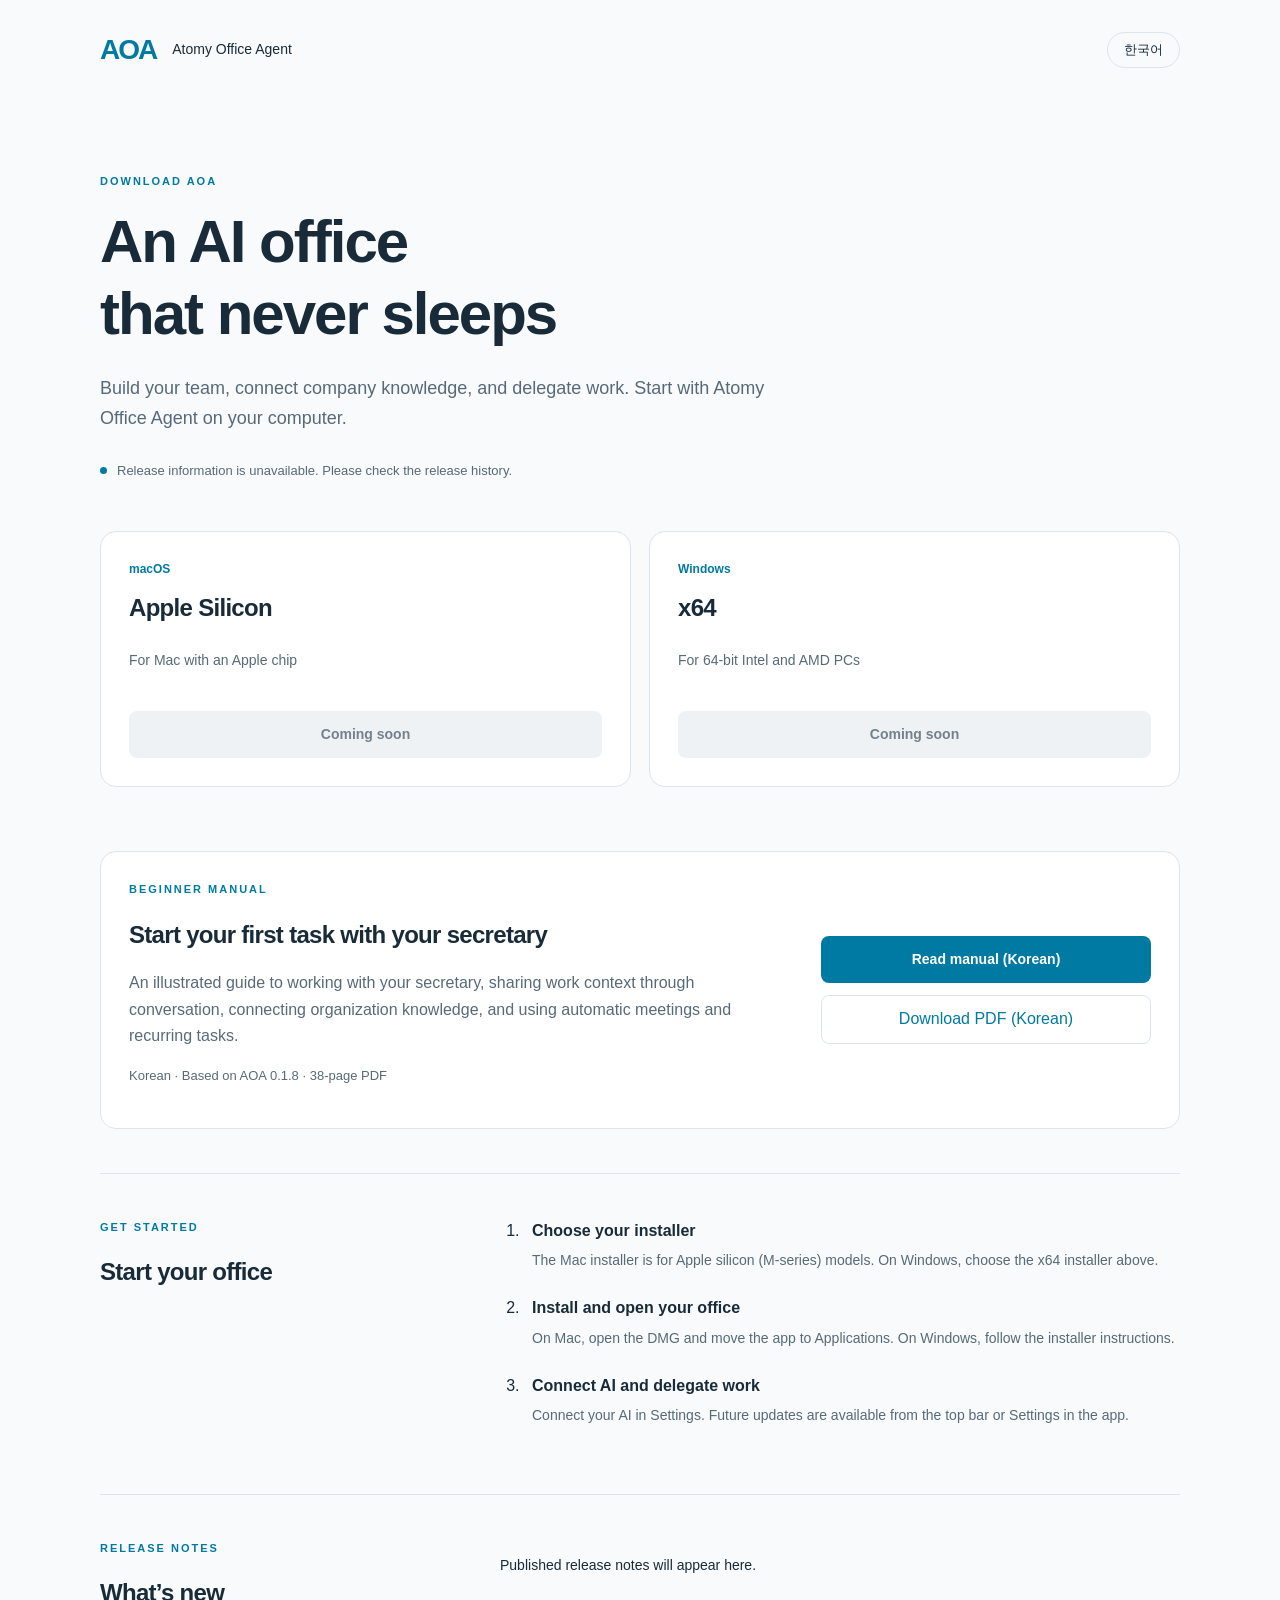
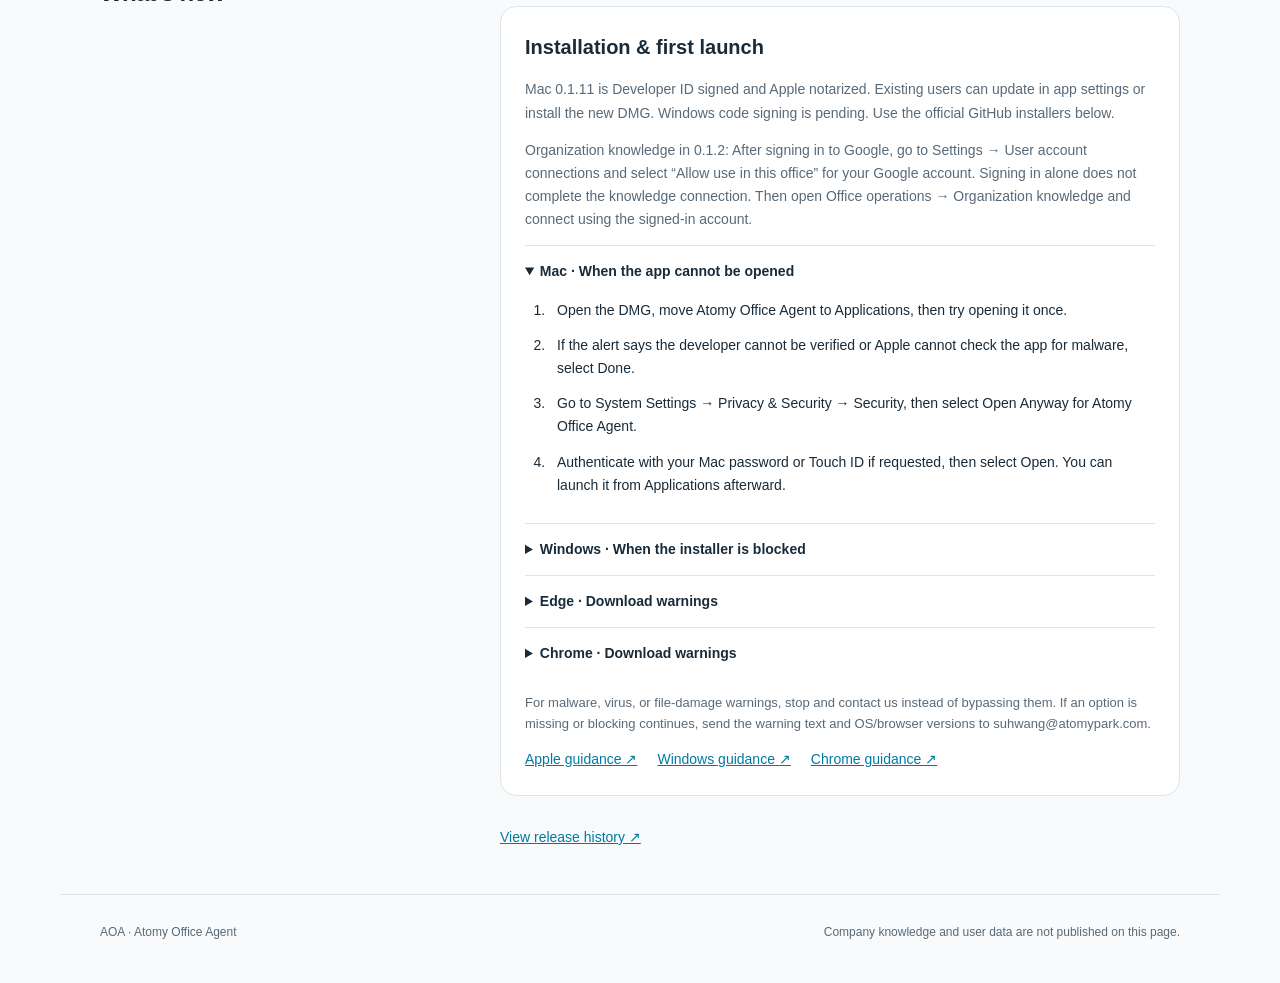
<file: index.html>
<!doctype html>
<html lang="ko"><head><meta charset="utf-8"><meta name="viewport" content="width=device-width, initial-scale=1"><meta name="description" content="Atomy Office Agent — AOA 다운로드 및 릴리스 안내"><title>AOA · Download</title><link rel="stylesheet" href="style.css"></head>
<body><header><a class="brand" href="./"><span class="mark">AOA</span><span>Atomy Office Agent</span></a><button id="language" type="button">English</button></header>
<main><section class="hero"><p class="eyebrow" data-t="eyebrow"></p><h1 data-t="title"></h1><p class="lead" data-t="lead"></p><div class="release-status"><span class="dot"></span><span id="status" role="status" data-t="loading"></span></div></section>
<section class="downloads" aria-label="설치 파일" data-label="downloads">
<article><span class="platform">macOS</span><h2>Apple Silicon</h2><p data-t="silicon"></p><a class="download disabled" aria-disabled="true" data-file="aoa-macos-apple-silicon.dmg" data-t="preparing"></a></article>
<article><span class="platform">Windows</span><h2>x64</h2><p data-t="windows"></p><a class="download disabled" aria-disabled="true" data-file="aoa-windows-setup.exe" data-t="preparing"></a></article>
</section>
<section class="manual-guide" aria-labelledby="manual-title"><div><p class="eyebrow" data-t="manualEyebrow"></p><h2 id="manual-title" data-t="manualTitle"></h2><p data-t="manualBody"></p><p class="manual-meta" data-t="manualMeta"></p></div><div class="manual-actions"><a class="download" href="manual/" data-t="manualWeb"></a><a class="manual-pdf" href="manual/aoa-beginner-manual-ko.pdf" download data-t="manualPdf"></a></div></section>
<section class="guide"><div><p class="eyebrow" data-t="getStarted"></p><h2 data-t="guideTitle"></h2></div><ol><li><strong data-t="step1"></strong><p data-t="step1Body"></p></li><li><strong data-t="step2"></strong><p data-t="step2Body"></p></li><li><strong data-t="step3"></strong><p data-t="step3Body"></p></li></ol></section>
<section class="notes"><div><p class="eyebrow" data-t="releaseNotes"></p><h2 data-t="notesTitle"></h2></div><div><p id="date"></p><pre id="notes" data-t="notesEmpty"></pre><aside class="launch-guide" aria-labelledby="launch-title"><h3 id="launch-title" data-t="launchTitle"></h3><p data-t="launchIntro"></p><p data-t="knowledge012"></p><details open><summary data-t="macGuide"></summary><ol><li data-t="mac1"></li><li data-t="mac2"></li><li data-t="mac3"></li><li data-t="mac4"></li></ol></details><details><summary data-t="windowsGuide"></summary><ol><li data-t="windows1"></li><li data-t="windows2"></li><li data-t="windows3"></li></ol></details><details><summary data-t="edgeGuide"></summary><ol><li data-t="edge1"></li><li data-t="edge2"></li></ol></details><details><summary data-t="chromeGuide"></summary><ol><li data-t="chrome1"></li><li data-t="chrome2"></li></ol></details><p class="launch-help" data-t="launchHelp"></p><div class="launch-sources"><a href="https://support.apple.com/ko-kr/102445" data-t="appleHelp" target="_blank" rel="noopener noreferrer"></a><a href="https://learn.microsoft.com/en-us/windows/apps/package-and-deploy/smartscreen-reputation" data-t="windowsHelp" target="_blank" rel="noopener noreferrer"></a><a href="https://support.google.com/chrome/answer/6261569" data-t="chromeHelp" target="_blank" rel="noopener noreferrer"></a></div></aside><a id="history" href="https://github.com/suhwang-atomy/agent-platform-releases/releases" target="_blank" rel="noopener noreferrer" data-t="history"></a></div></section></main>
<footer><span>AOA · Atomy Office Agent</span><span data-t="footer"></span></footer><script type="module" src="site.js"></script></body></html>
</file>
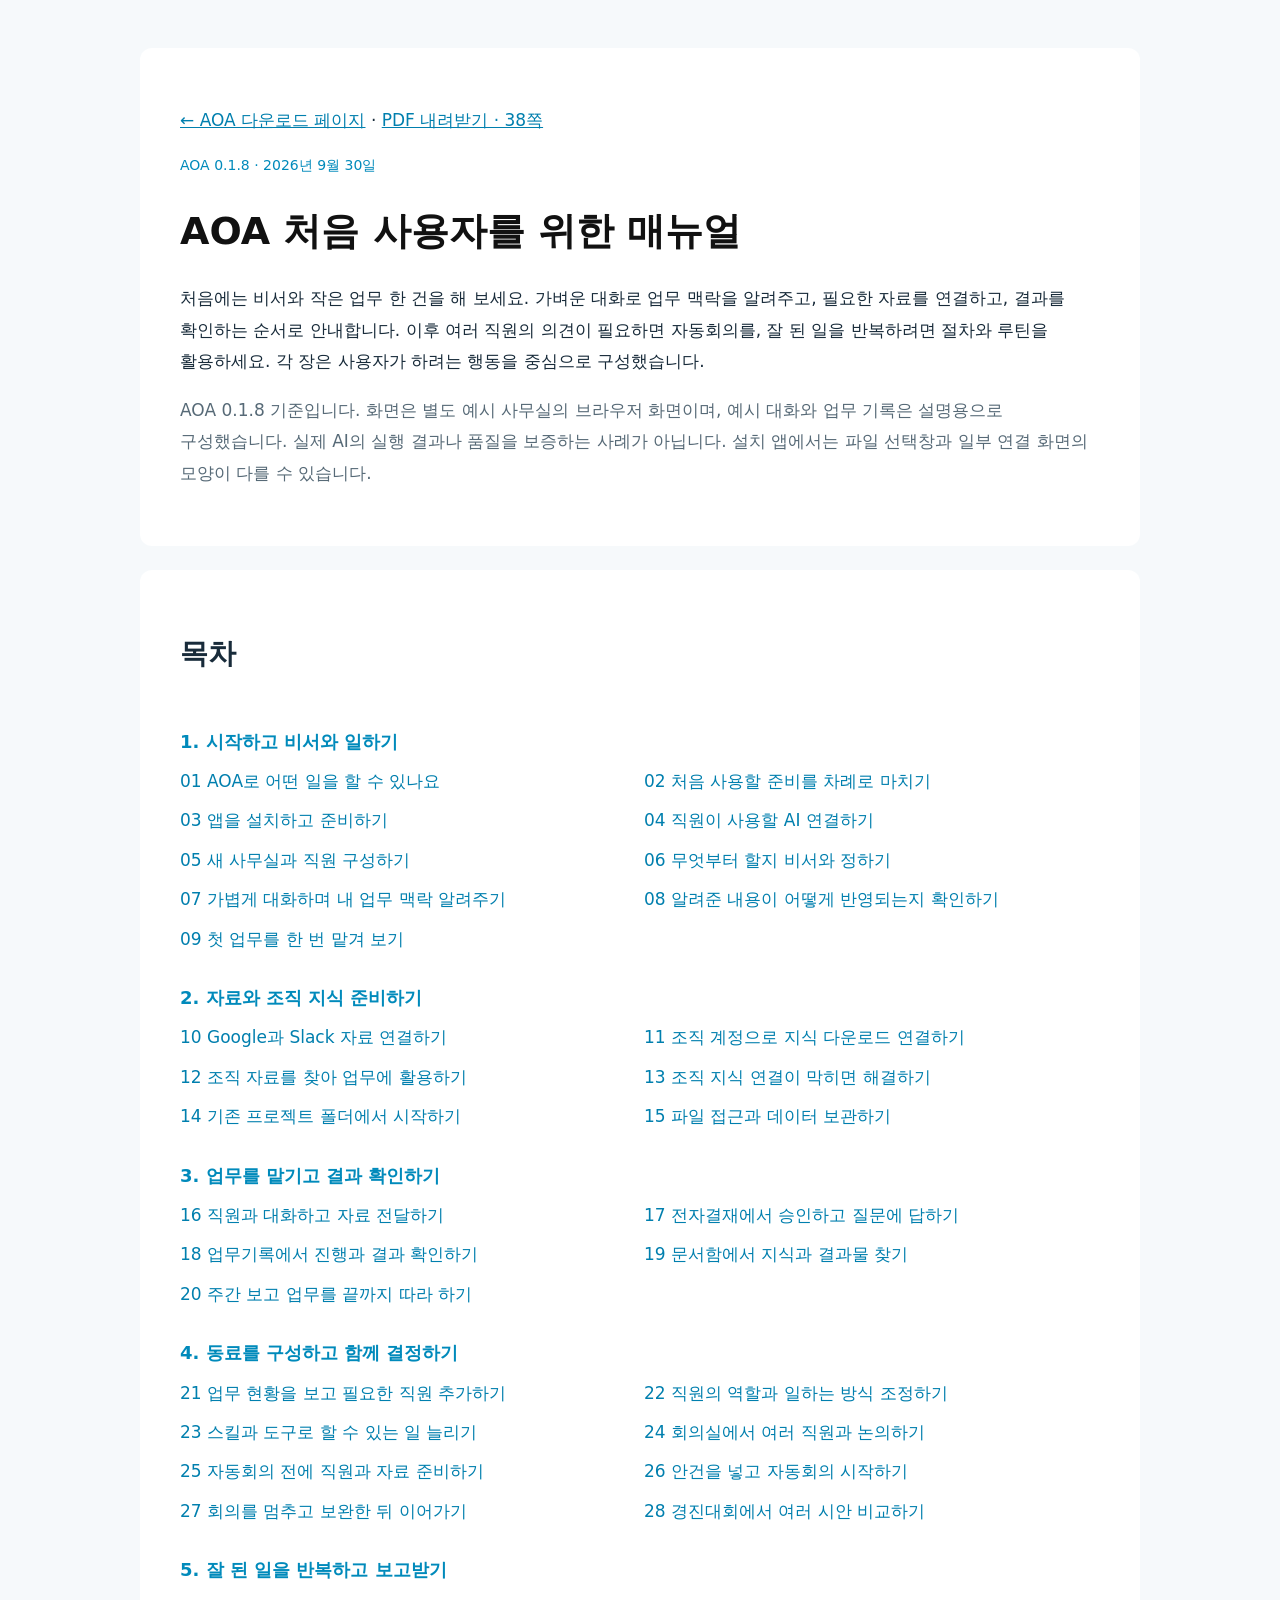
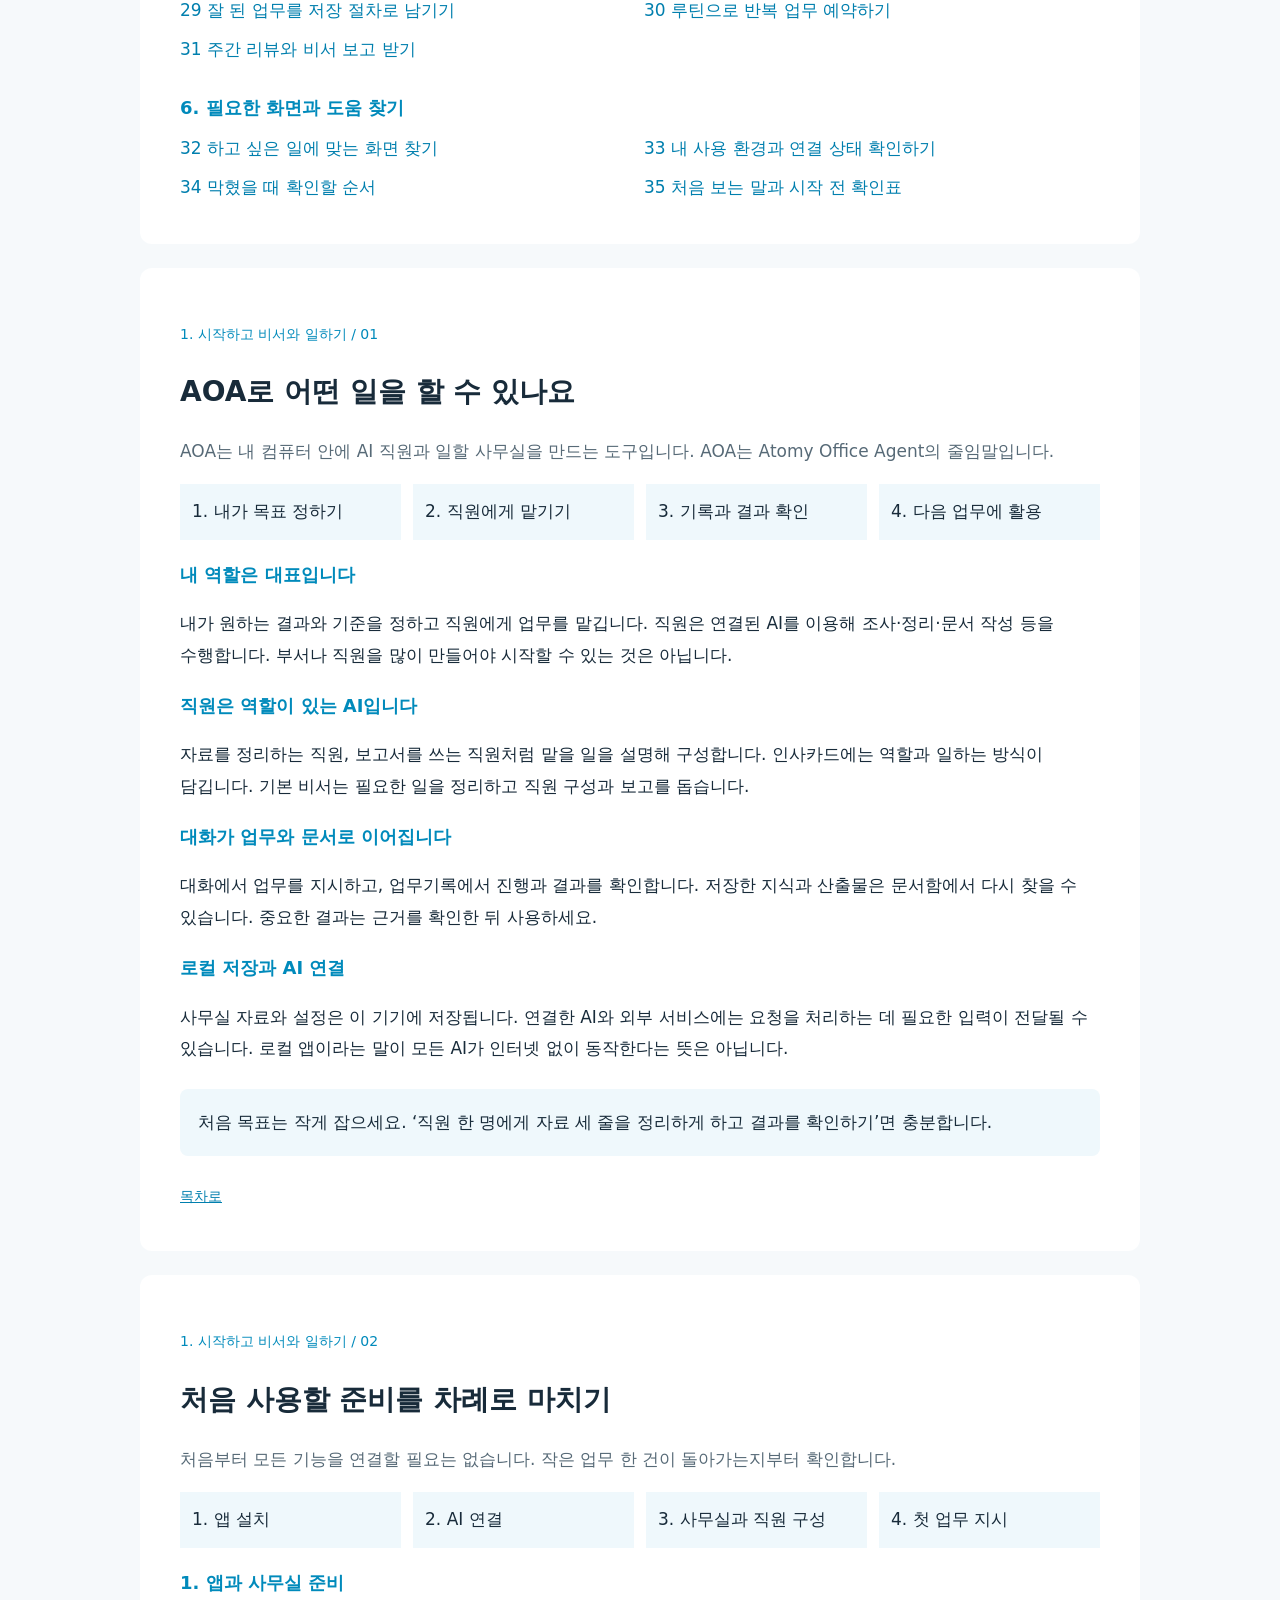
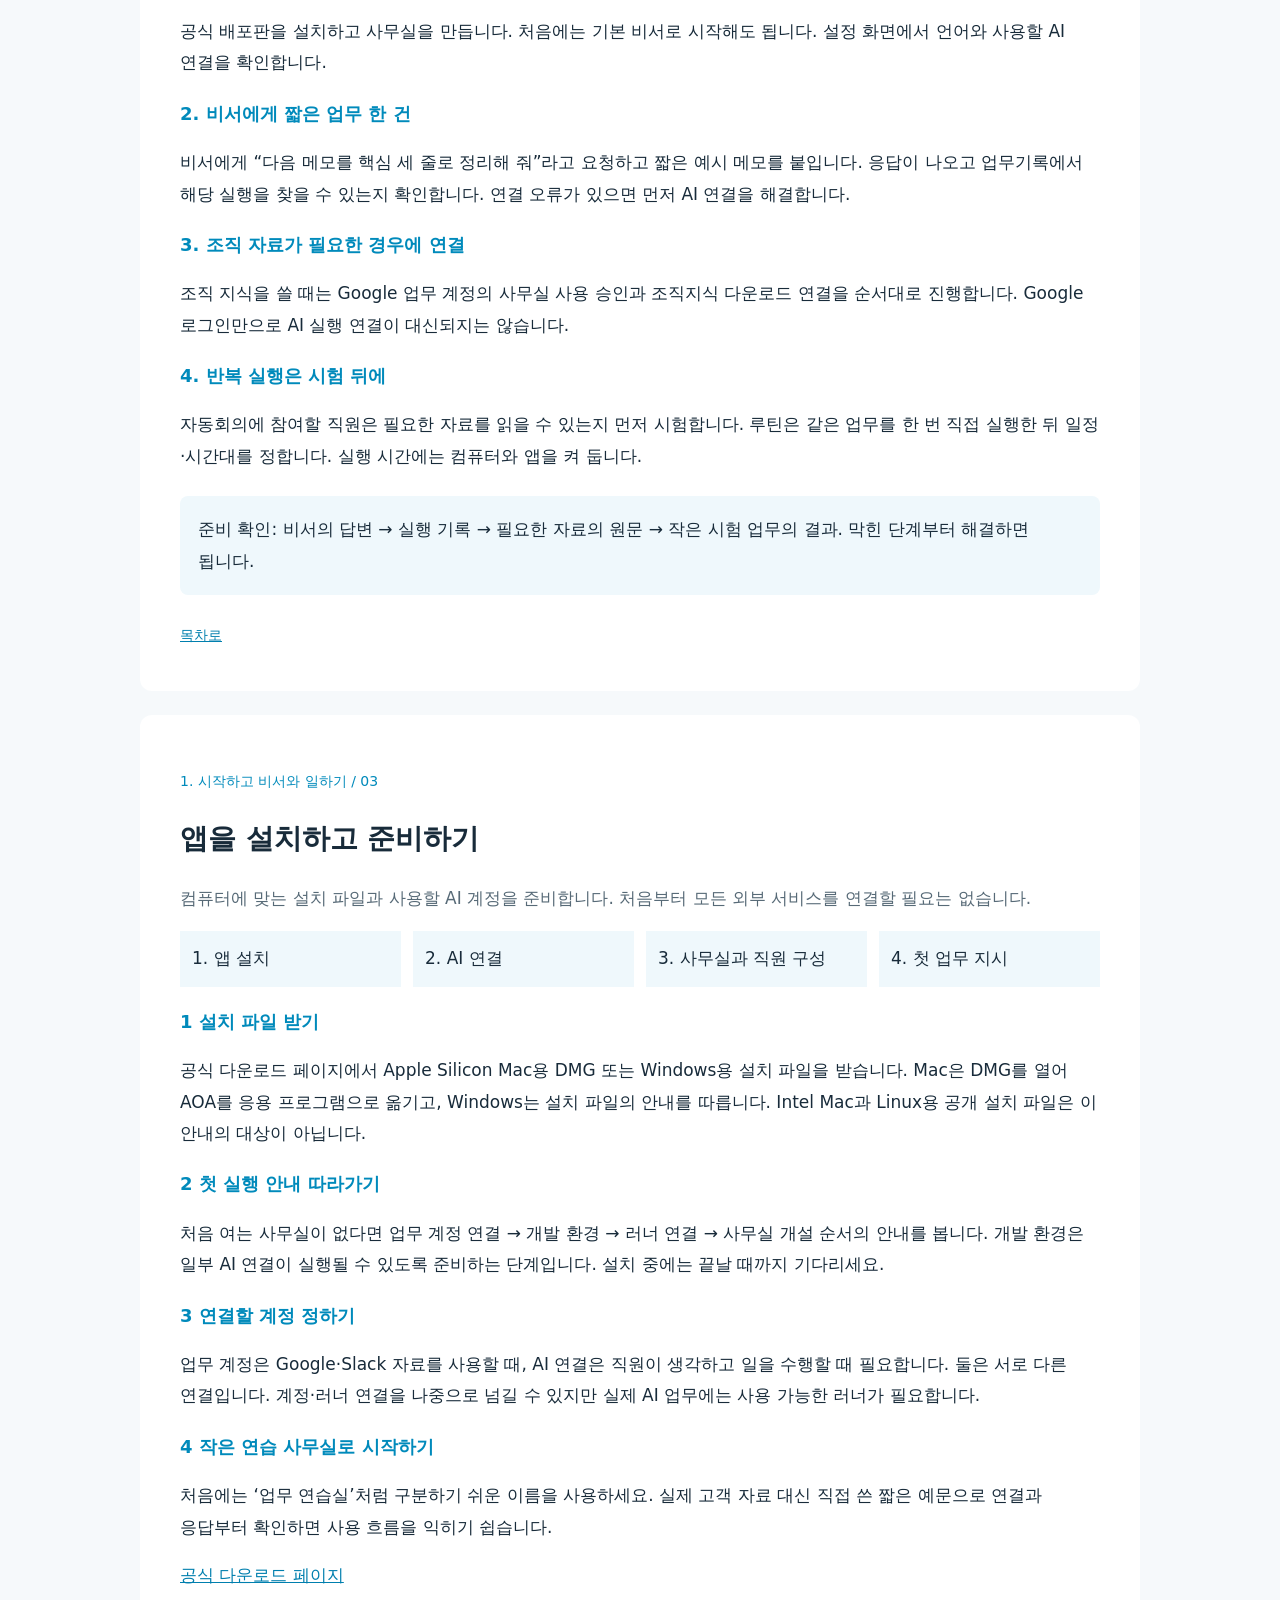
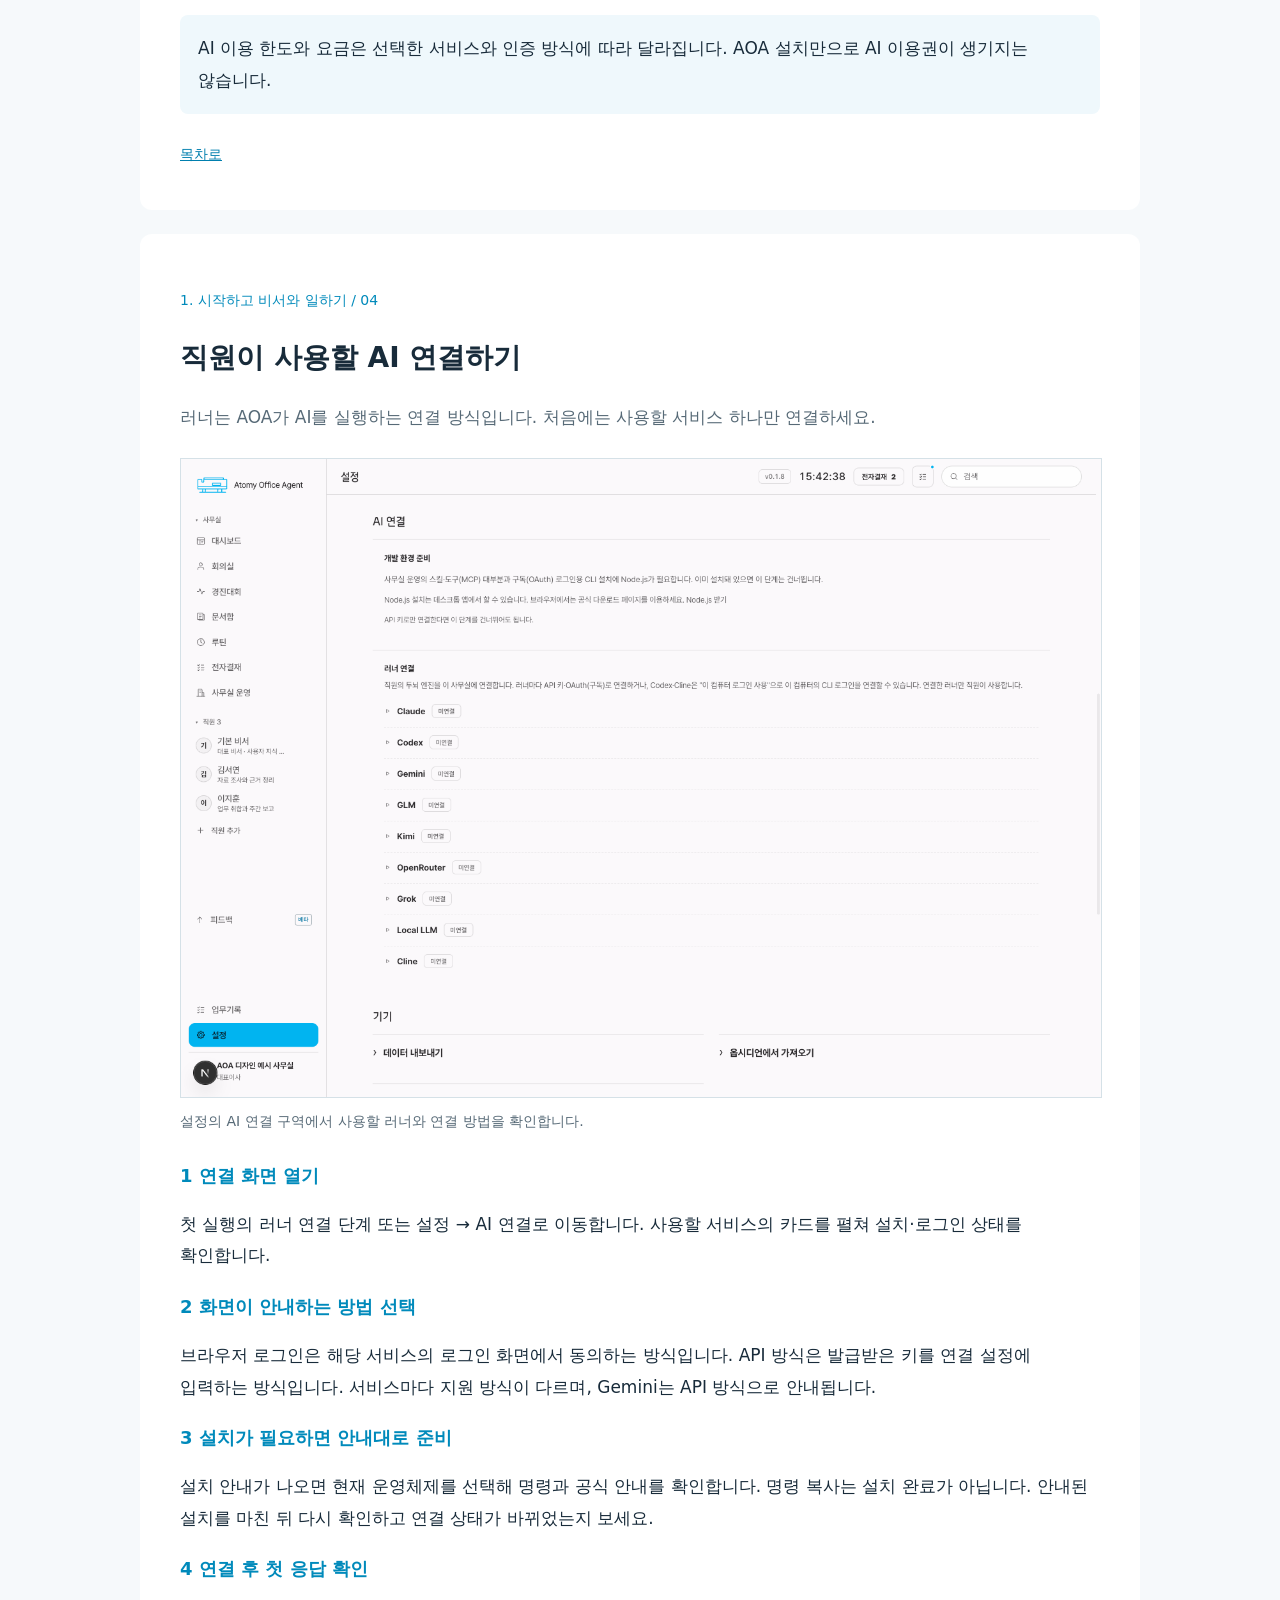
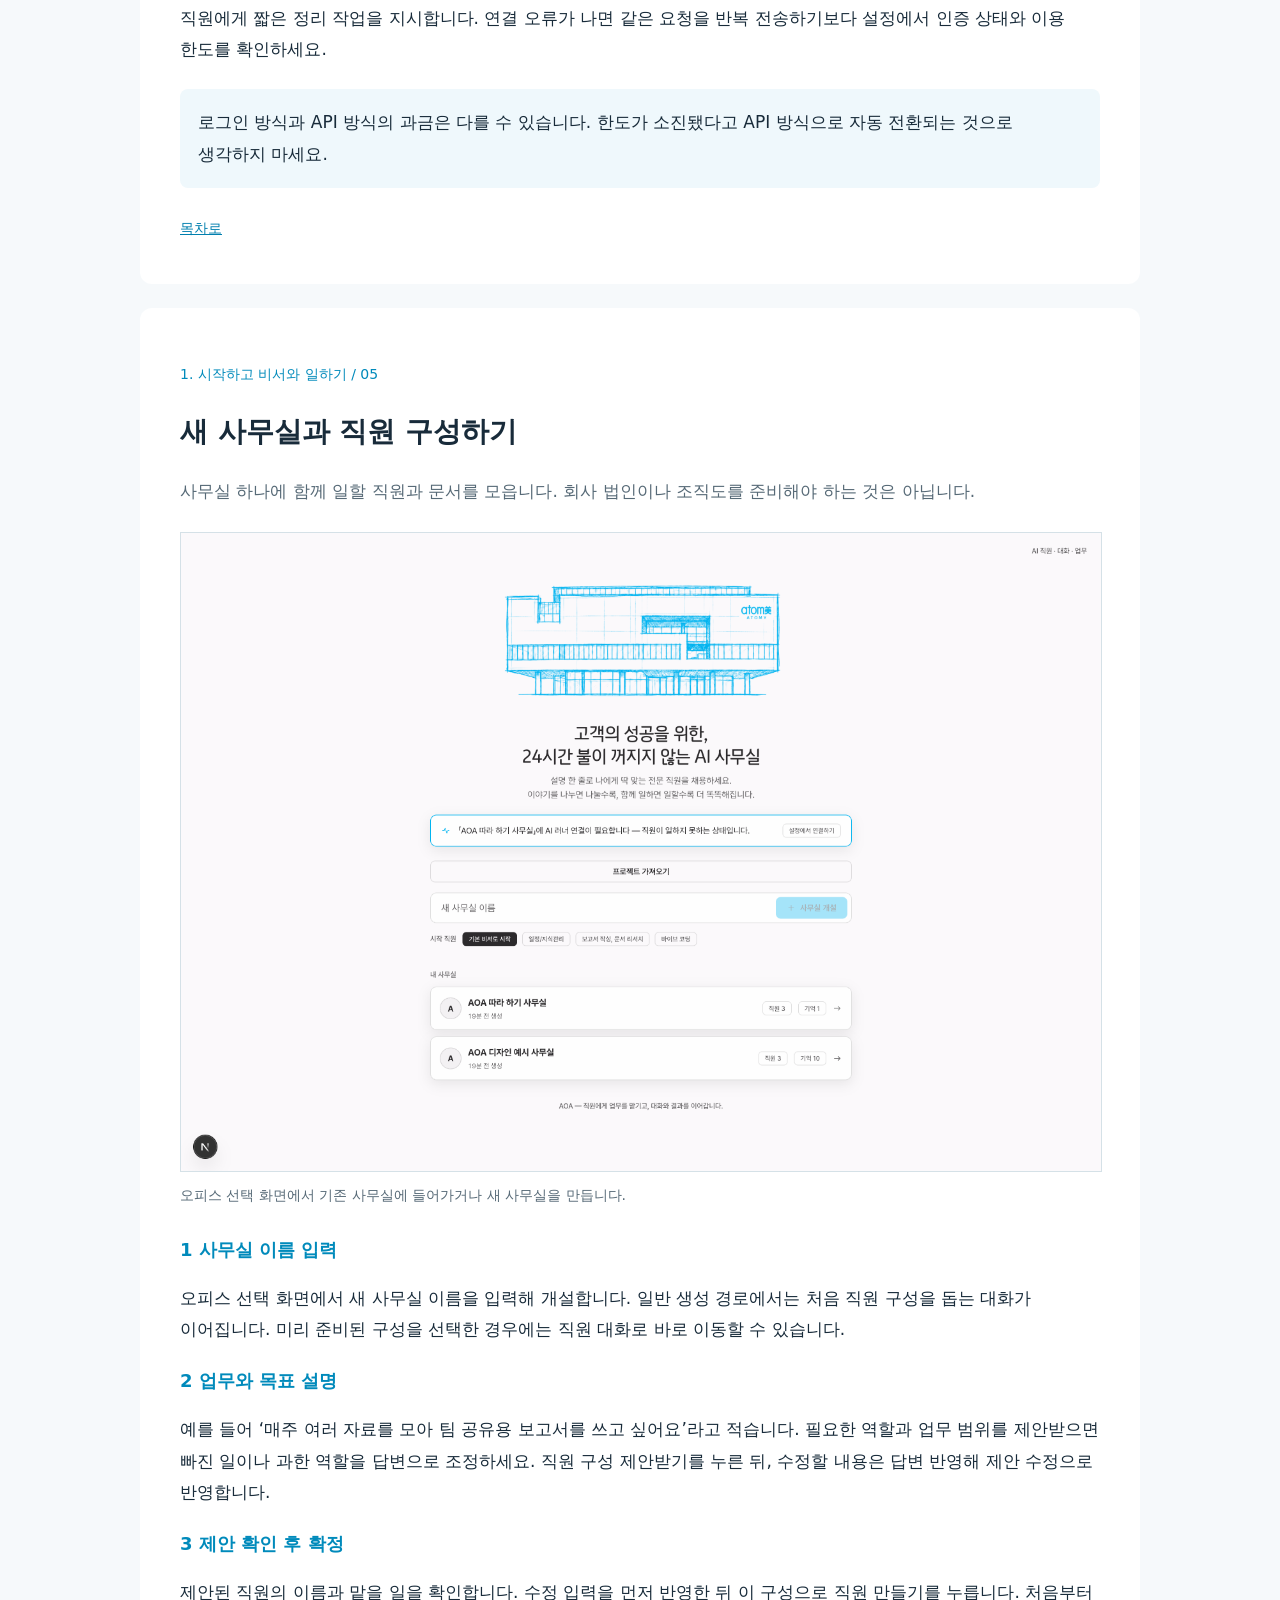
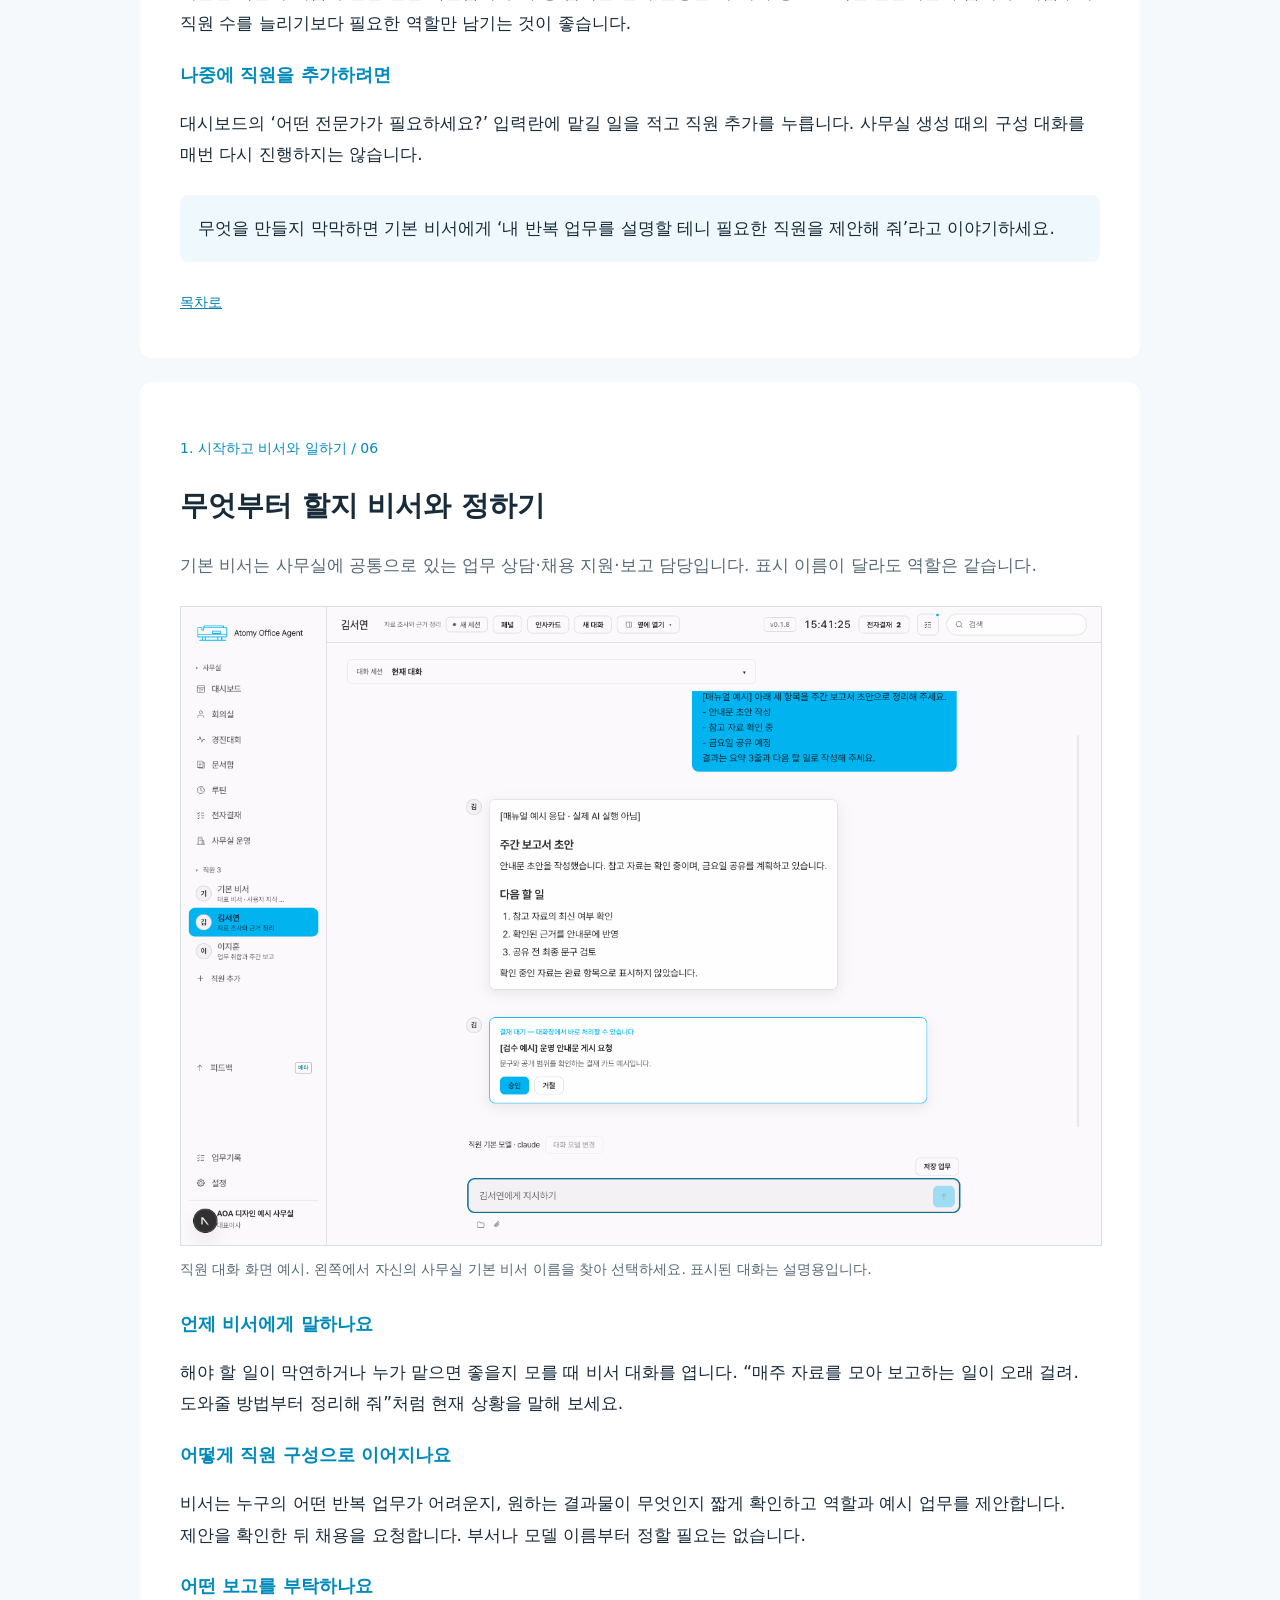
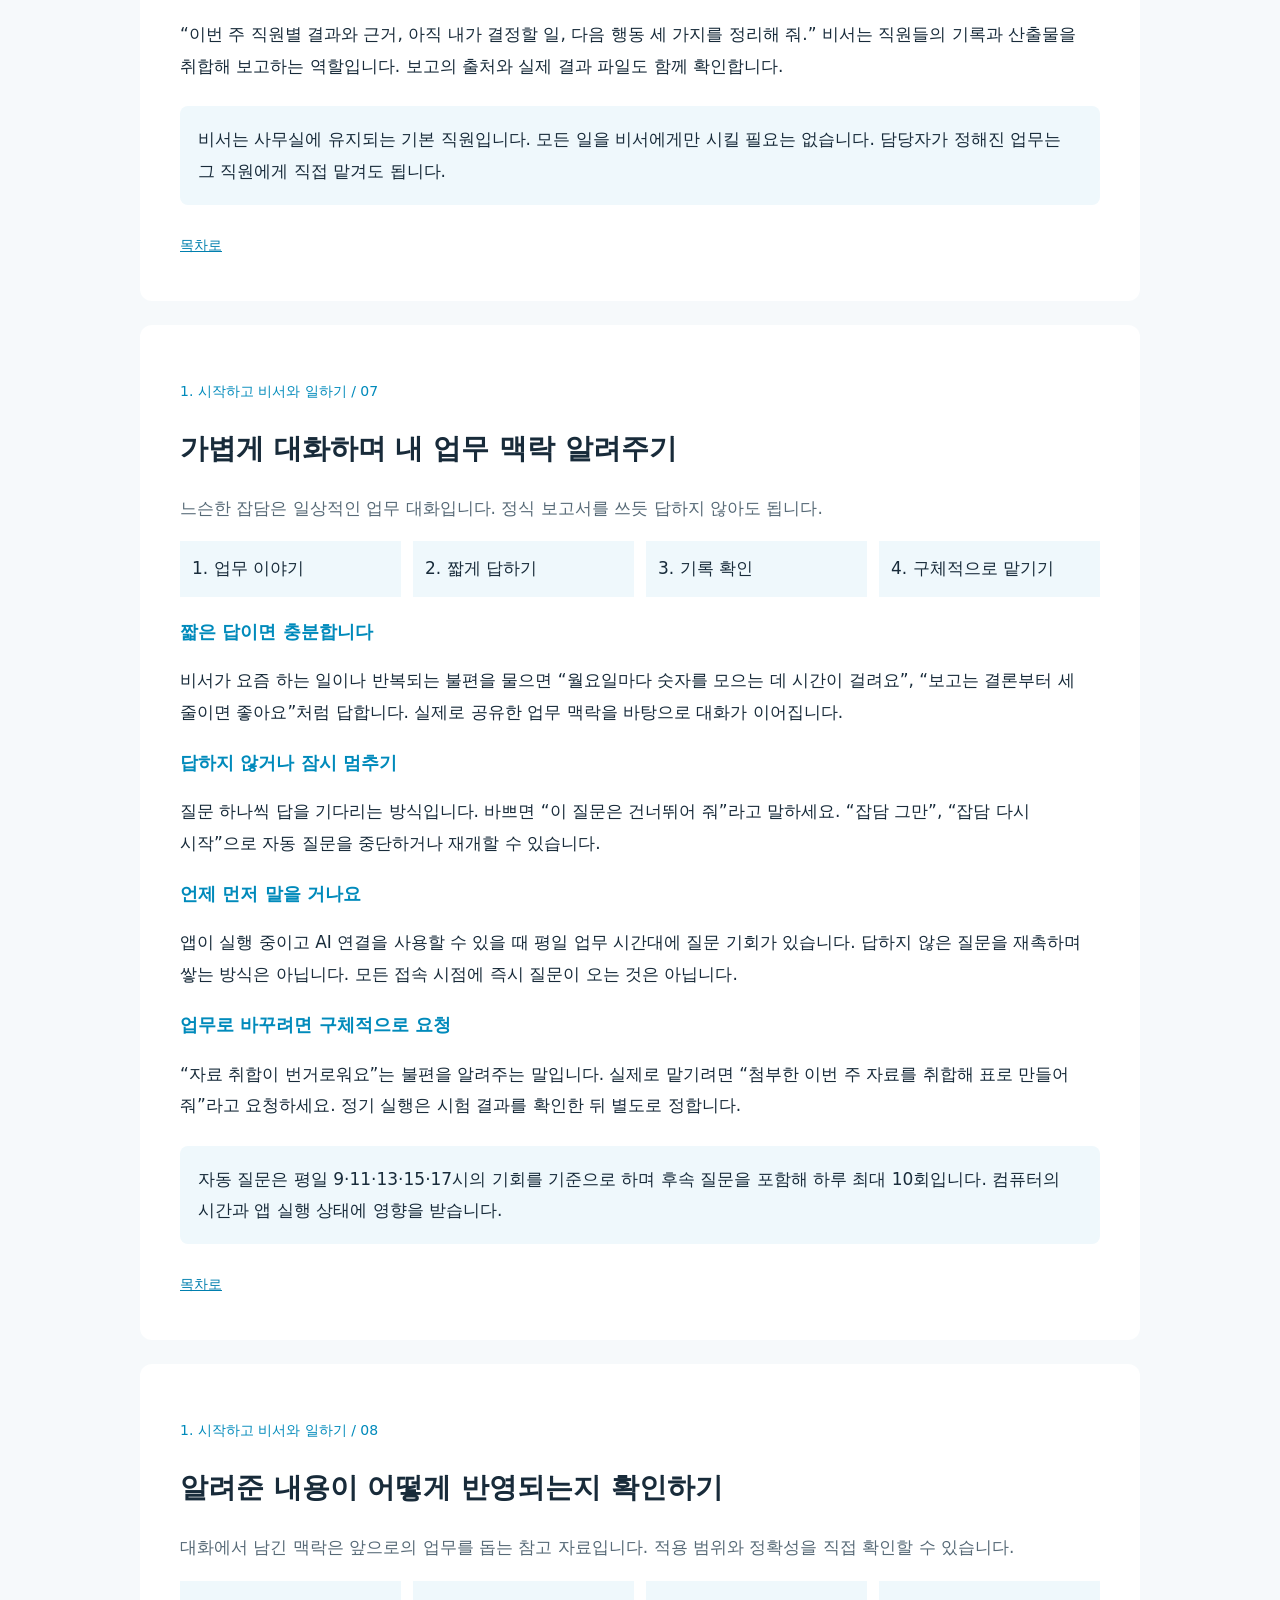
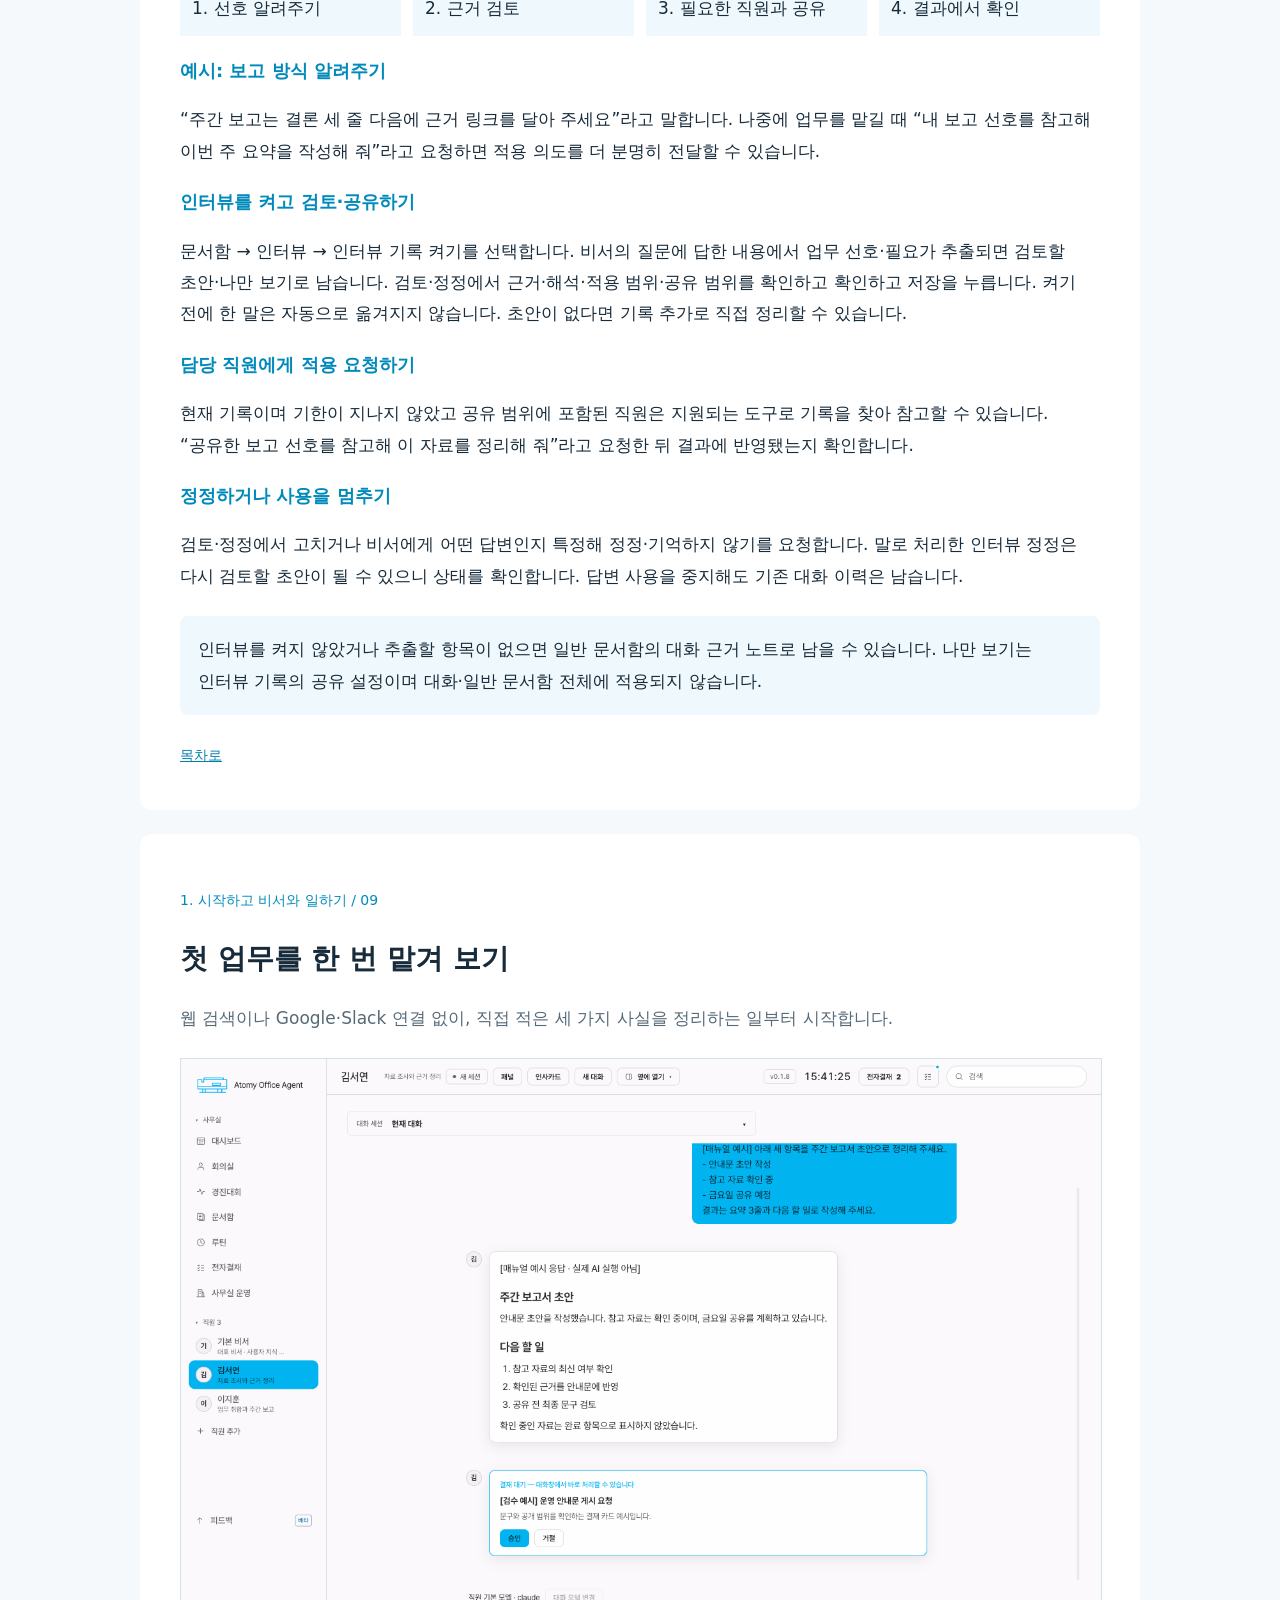
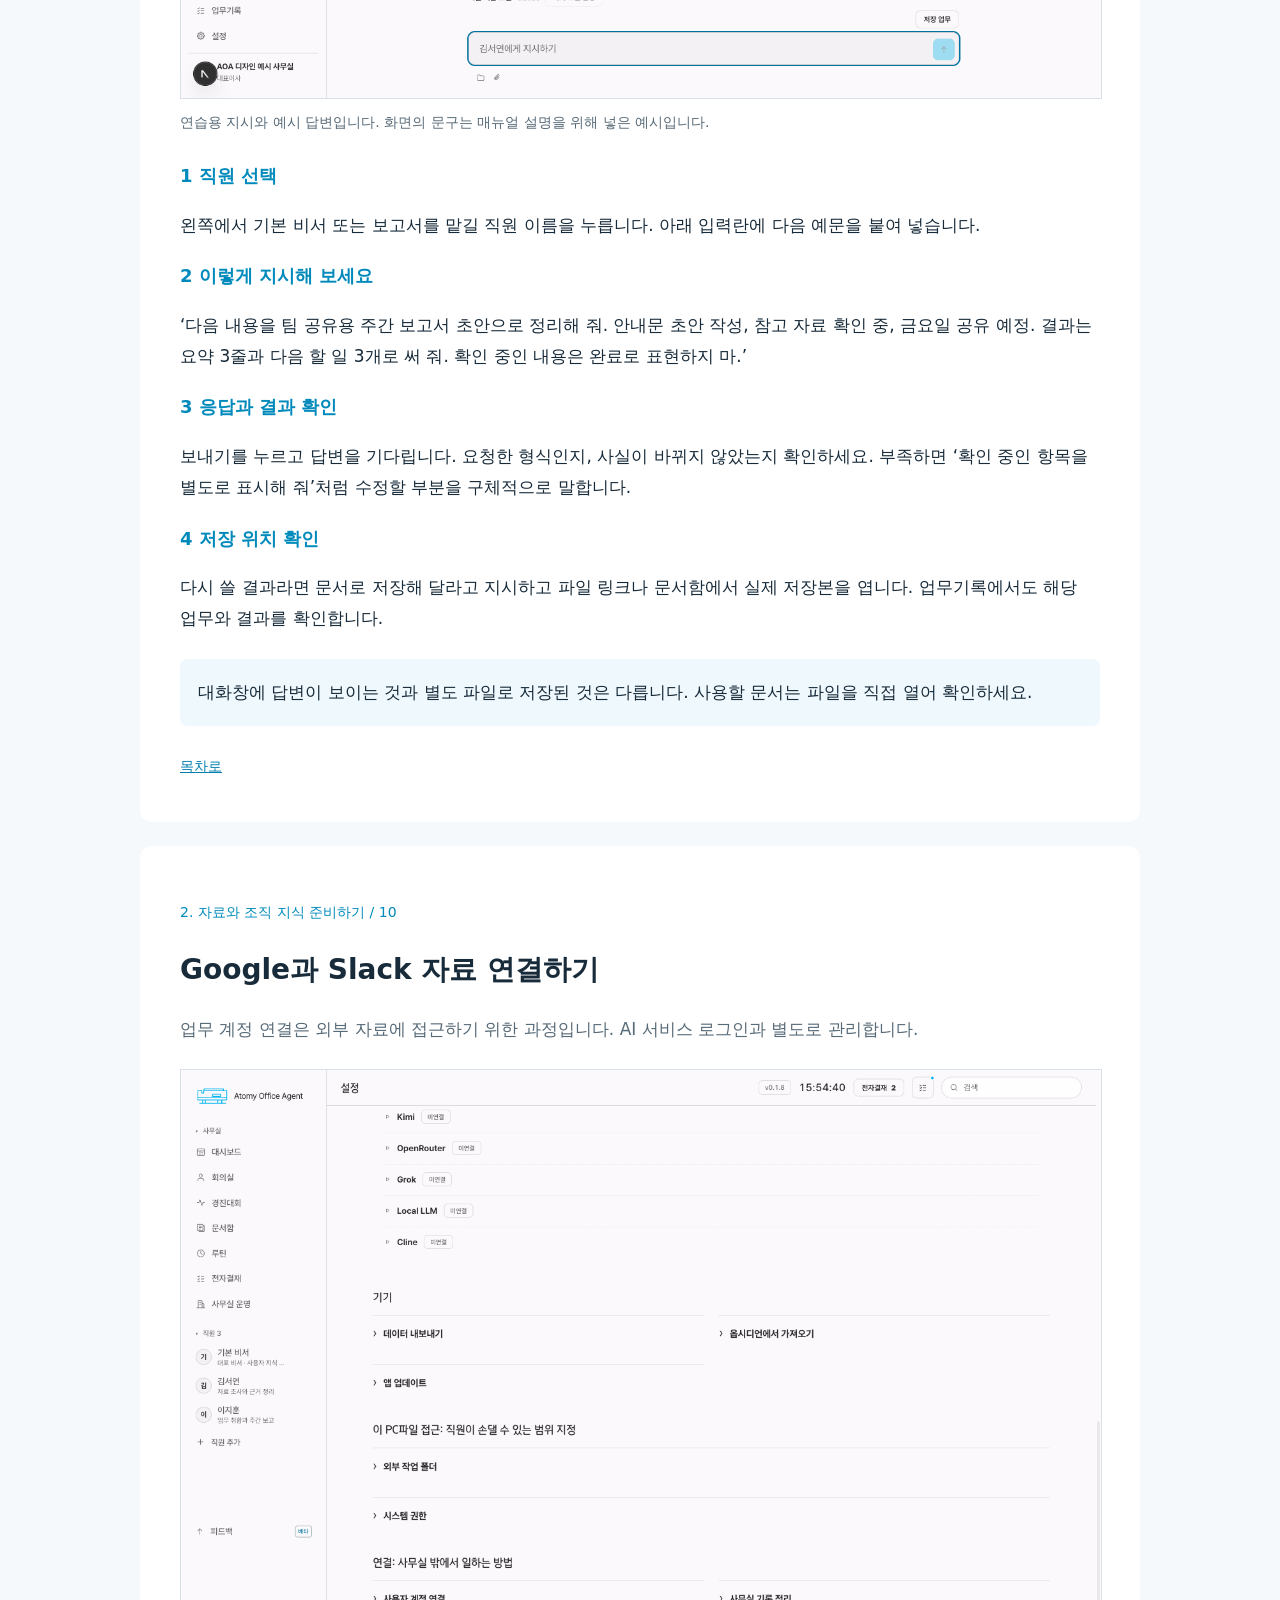
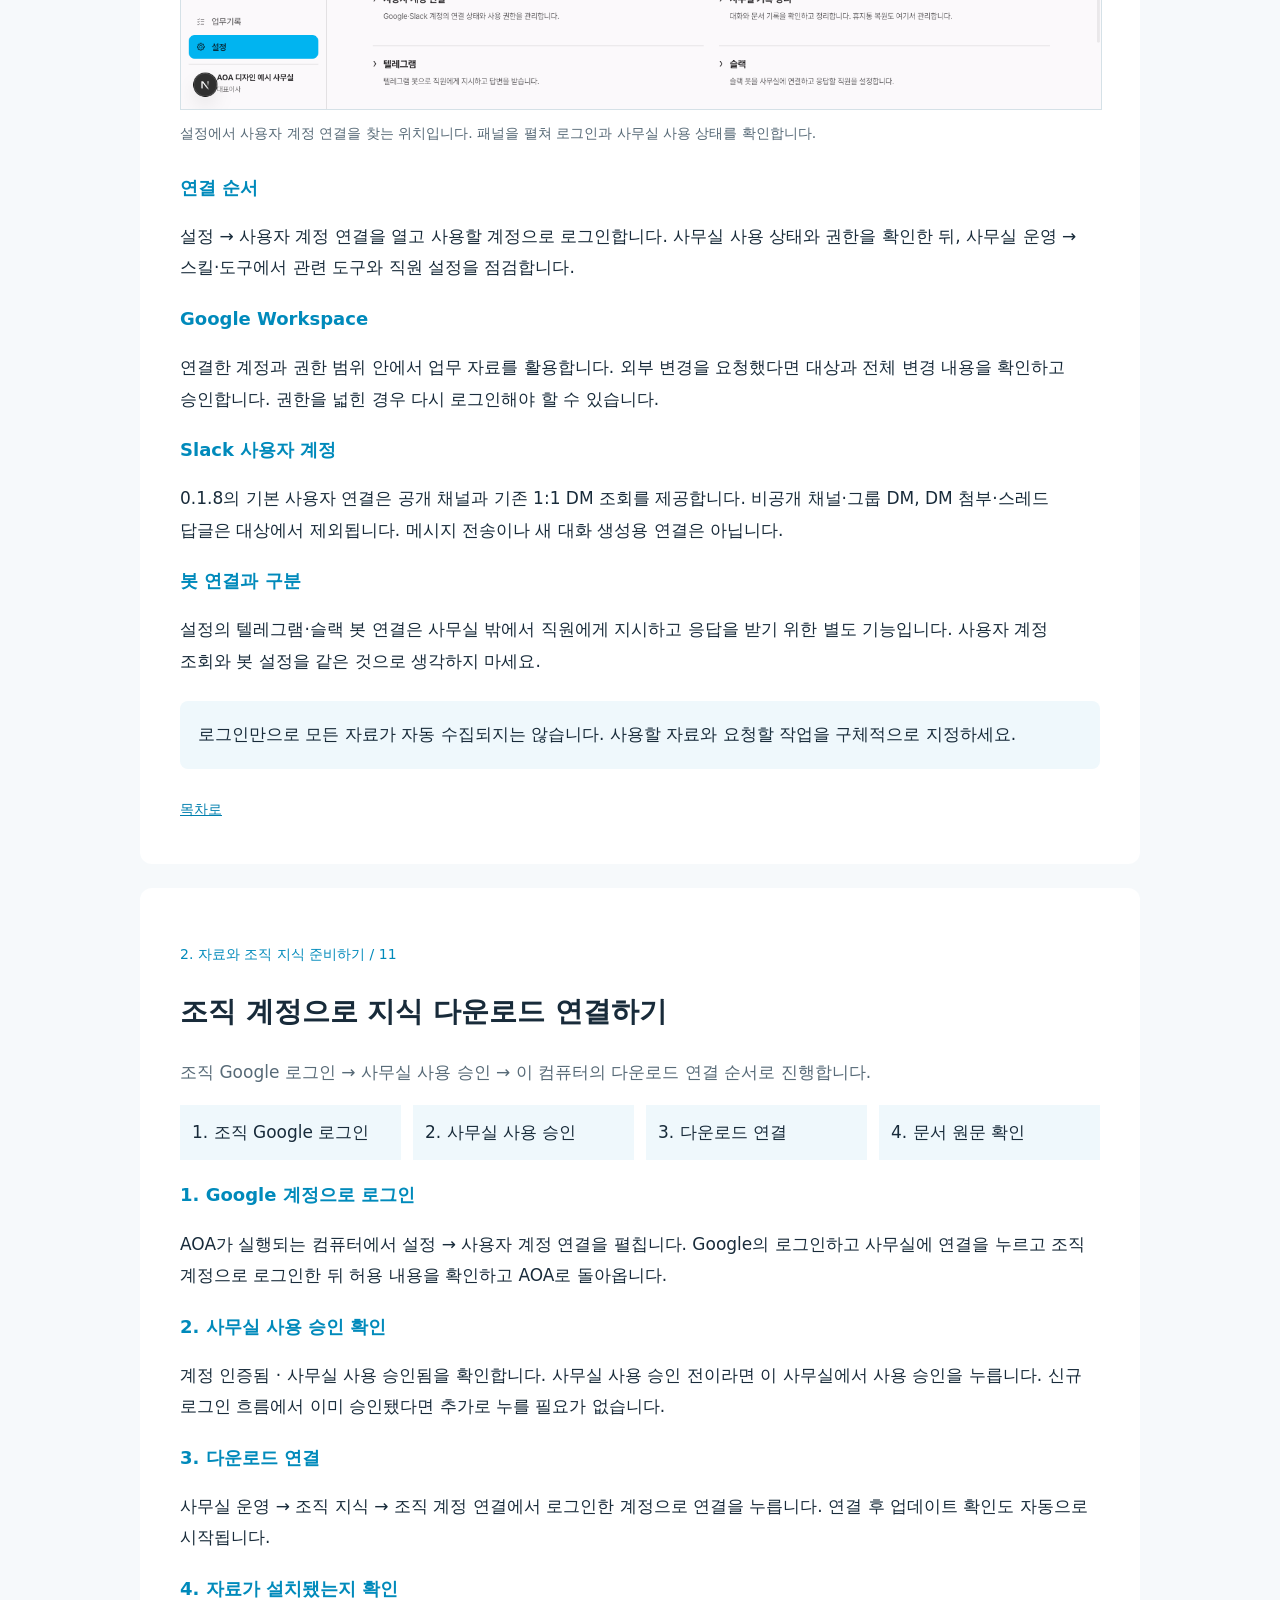
<file: manual/index.html>
<!doctype html><html lang="ko"><head><meta charset="utf-8"><meta name="viewport" content="width=device-width,initial-scale=1"><title>AOA 처음 사용자를 위한 매뉴얼</title><style>body{word-break:keep-all;overflow-wrap:break-word;margin:0;color:#182b3a;background:#f6f9fb;font:17px/1.85 system-ui,sans-serif}main{max-width:1000px;margin:auto;padding:48px 24px}header,section,nav{background:white;padding:40px;margin:0 0 24px;border-radius:12px}h1{font-size:38px;line-height:1.4;color:#111}h2{font-size:28px;line-height:1.5}h3{font-size:18px;margin-bottom:0;color:#008abb}a{color:#007fae}nav{display:grid;grid-template-columns:1fr 1fr;gap:8px}nav h2,.nav-part{grid-column:1/-1}nav a{text-decoration:none}.lead{color:#576a77}img{width:100%;height:auto;border:1px solid #d5e1e7}figure{margin:24px 0}figcaption{font-size:14px;color:#576a77}aside{background:#eff8fc;padding:18px;margin:24px 0;border-radius:8px}.eyebrow{color:#008abb;font-size:14px}table{border-collapse:collapse;width:100%;font-size:16px}td,th{padding:12px;text-align:left;border-bottom:1px solid #d5e1e7}th{background:#eff8fc}td:first-child{width:30%}.flow{display:flex;gap:12px;list-style-position:inside;padding:0}.flow li{flex:1;padding:12px;background:#eff8fc}.back{font-size:14px}@media(max-width:640px){main{padding:16px 10px}header,section,nav{padding:22px}nav{grid-template-columns:1fr}h1{font-size:28px}h2{font-size:24px}.flow{display:block}.flow li{margin-bottom:8px}}</style></head><body><main><header><p><a href="../">← AOA 다운로드 페이지</a> · <a href="aoa-beginner-manual-ko.pdf" download>PDF 내려받기 · 38쪽</a></p><p class="eyebrow">AOA 0.1.8 · 2026년 9월 30일</p><h1>AOA 처음 사용자를 위한 매뉴얼</h1><p>처음에는 비서와 작은 업무 한 건을 해 보세요. 가벼운 대화로 업무 맥락을 알려주고, 필요한 자료를 연결하고, 결과를 확인하는 순서로 안내합니다. 이후 여러 직원의 의견이 필요하면 자동회의를, 잘 된 일을 반복하려면 절차와 루틴을 활용하세요. 각 장은 사용자가 하려는 행동을 중심으로 구성했습니다.</p><p class="lead">AOA 0.1.8 기준입니다. 화면은 별도 예시 사무실의 브라우저 화면이며, 예시 대화와 업무 기록은 설명용으로 구성했습니다. 실제 AI의 실행 결과나 품질을 보증하는 사례가 아닙니다. 설치 앱에서는 파일 선택창과 일부 연결 화면의 모양이 다를 수 있습니다.</p></header><nav id="contents" aria-label="목차"><h2>목차</h2><h3 class="nav-part">1. 시작하고 비서와 일하기</h3><a href="#concept">01 AOA로 어떤 일을 할 수 있나요</a><a href="#readiness">02 처음 사용할 준비를 차례로 마치기</a><a href="#install">03 앱을 설치하고 준비하기</a><a href="#connect">04 직원이 사용할 AI 연결하기</a><a href="#office-start">05 새 사무실과 직원 구성하기</a><a href="#secretary">06 무엇부터 할지 비서와 정하기</a><a href="#small-talk">07 가볍게 대화하며 내 업무 맥락 알려주기</a><a href="#context-use">08 알려준 내용이 어떻게 반영되는지 확인하기</a><a href="#first-task">09 첫 업무를 한 번 맡겨 보기</a><h3 class="nav-part">2. 자료와 조직 지식 준비하기</h3><a href="#accounts">10 Google과 Slack 자료 연결하기</a><a href="#knowledge-connect">11 조직 계정으로 지식 다운로드 연결하기</a><a href="#knowledge">12 조직 자료를 찾아 업무에 활용하기</a><a href="#knowledge-fix">13 조직 지식 연결이 막히면 해결하기</a><a href="#project-import">14 기존 프로젝트 폴더에서 시작하기</a><a href="#data">15 파일 접근과 데이터 보관하기</a><h3 class="nav-part">3. 업무를 맡기고 결과 확인하기</h3><a href="#chat">16 직원과 대화하고 자료 전달하기</a><a href="#approval">17 전자결재에서 승인하고 질문에 답하기</a><a href="#history">18 업무기록에서 진행과 결과 확인하기</a><a href="#documents">19 문서함에서 지식과 결과물 찾기</a><a href="#practice">20 주간 보고 업무를 끝까지 따라 하기</a><h3 class="nav-part">4. 동료를 구성하고 함께 결정하기</h3><a href="#dashboard">21 업무 현황을 보고 필요한 직원 추가하기</a><a href="#personnel">22 직원의 역할과 일하는 방식 조정하기</a><a href="#tools">23 스킬과 도구로 할 수 있는 일 늘리기</a><a href="#meeting">24 회의실에서 여러 직원과 논의하기</a><a href="#meeting-ready">25 자동회의 전에 직원과 자료 준비하기</a><a href="#auto-meeting">26 안건을 넣고 자동회의 시작하기</a><a href="#meeting-recover">27 회의를 멈추고 보완한 뒤 이어가기</a><a href="#contest">28 경진대회에서 여러 시안 비교하기</a><h3 class="nav-part">5. 잘 된 일을 반복하고 보고받기</h3><a href="#workflow">29 잘 된 업무를 저장 절차로 남기기</a><a href="#routine">30 루틴으로 반복 업무 예약하기</a><a href="#weekly">31 주간 리뷰와 비서 보고 받기</a><h3 class="nav-part">6. 필요한 화면과 도움 찾기</h3><a href="#map">32 하고 싶은 일에 맞는 화면 찾기</a><a href="#settings">33 내 사용 환경과 연결 상태 확인하기</a><a href="#troubleshooting">34 막혔을 때 확인할 순서</a><a href="#glossary">35 처음 보는 말과 시작 전 확인표</a></nav><section id="concept"><p class="eyebrow">1. 시작하고 비서와 일하기 / 01</p><h2>AOA로 어떤 일을 할 수 있나요</h2><p class="lead">AOA는 내 컴퓨터 안에 AI 직원과 일할 사무실을 만드는 도구입니다. AOA는 Atomy Office Agent의 줄임말입니다.</p><ol class="flow"><li>내가 목표 정하기</li><li>직원에게 맡기기</li><li>기록과 결과 확인</li><li>다음 업무에 활용</li></ol><h3>내 역할은 대표입니다</h3><p>내가 원하는 결과와 기준을 정하고 직원에게 업무를 맡깁니다. 직원은 연결된 AI를 이용해 조사·정리·문서 작성 등을 수행합니다. 부서나 직원을 많이 만들어야 시작할 수 있는 것은 아닙니다.</p><h3>직원은 역할이 있는 AI입니다</h3><p>자료를 정리하는 직원, 보고서를 쓰는 직원처럼 맡을 일을 설명해 구성합니다. 인사카드에는 역할과 일하는 방식이 담깁니다. 기본 비서는 필요한 일을 정리하고 직원 구성과 보고를 돕습니다.</p><h3>대화가 업무와 문서로 이어집니다</h3><p>대화에서 업무를 지시하고, 업무기록에서 진행과 결과를 확인합니다. 저장한 지식과 산출물은 문서함에서 다시 찾을 수 있습니다. 중요한 결과는 근거를 확인한 뒤 사용하세요.</p><h3>로컬 저장과 AI 연결</h3><p>사무실 자료와 설정은 이 기기에 저장됩니다. 연결한 AI와 외부 서비스에는 요청을 처리하는 데 필요한 입력이 전달될 수 있습니다. 로컬 앱이라는 말이 모든 AI가 인터넷 없이 동작한다는 뜻은 아닙니다.</p><aside>처음 목표는 작게 잡으세요. ‘직원 한 명에게 자료 세 줄을 정리하게 하고 결과를 확인하기’면 충분합니다.</aside><a class="back" href="#contents">목차로</a></section><section id="readiness"><p class="eyebrow">1. 시작하고 비서와 일하기 / 02</p><h2>처음 사용할 준비를 차례로 마치기</h2><p class="lead">처음부터 모든 기능을 연결할 필요는 없습니다. 작은 업무 한 건이 돌아가는지부터 확인합니다.</p><ol class="flow"><li>앱 설치</li><li>AI 연결</li><li>사무실과 직원 구성</li><li>첫 업무 지시</li></ol><h3>1. 앱과 사무실 준비</h3><p>공식 배포판을 설치하고 사무실을 만듭니다. 처음에는 기본 비서로 시작해도 됩니다. 설정 화면에서 언어와 사용할 AI 연결을 확인합니다.</p><h3>2. 비서에게 짧은 업무 한 건</h3><p>비서에게 “다음 메모를 핵심 세 줄로 정리해 줘”라고 요청하고 짧은 예시 메모를 붙입니다. 응답이 나오고 업무기록에서 해당 실행을 찾을 수 있는지 확인합니다. 연결 오류가 있으면 먼저 AI 연결을 해결합니다.</p><h3>3. 조직 자료가 필요한 경우에 연결</h3><p>조직 지식을 쓸 때는 Google 업무 계정의 사무실 사용 승인과 조직지식 다운로드 연결을 순서대로 진행합니다. Google 로그인만으로 AI 실행 연결이 대신되지는 않습니다.</p><h3>4. 반복 실행은 시험 뒤에</h3><p>자동회의에 참여할 직원은 필요한 자료를 읽을 수 있는지 먼저 시험합니다. 루틴은 같은 업무를 한 번 직접 실행한 뒤 일정·시간대를 정합니다. 실행 시간에는 컴퓨터와 앱을 켜 둡니다.</p><aside>준비 확인: 비서의 답변 → 실행 기록 → 필요한 자료의 원문 → 작은 시험 업무의 결과. 막힌 단계부터 해결하면 됩니다.</aside><a class="back" href="#contents">목차로</a></section><section id="install"><p class="eyebrow">1. 시작하고 비서와 일하기 / 03</p><h2>앱을 설치하고 준비하기</h2><p class="lead">컴퓨터에 맞는 설치 파일과 사용할 AI 계정을 준비합니다. 처음부터 모든 외부 서비스를 연결할 필요는 없습니다.</p><ol class="flow"><li>앱 설치</li><li>AI 연결</li><li>사무실과 직원 구성</li><li>첫 업무 지시</li></ol><h3>1  설치 파일 받기</h3><p>공식 다운로드 페이지에서 Apple Silicon Mac용 DMG 또는 Windows용 설치 파일을 받습니다. Mac은 DMG를 열어 AOA를 응용 프로그램으로 옮기고, Windows는 설치 파일의 안내를 따릅니다. Intel Mac과 Linux용 공개 설치 파일은 이 안내의 대상이 아닙니다.</p><h3>2  첫 실행 안내 따라가기</h3><p>처음 여는 사무실이 없다면 업무 계정 연결 → 개발 환경 → 러너 연결 → 사무실 개설 순서의 안내를 봅니다. 개발 환경은 일부 AI 연결이 실행될 수 있도록 준비하는 단계입니다. 설치 중에는 끝날 때까지 기다리세요.</p><h3>3  연결할 계정 정하기</h3><p>업무 계정은 Google·Slack 자료를 사용할 때, AI 연결은 직원이 생각하고 일을 수행할 때 필요합니다. 둘은 서로 다른 연결입니다. 계정·러너 연결을 나중으로 넘길 수 있지만 실제 AI 업무에는 사용 가능한 러너가 필요합니다.</p><h3>4  작은 연습 사무실로 시작하기</h3><p>처음에는 ‘업무 연습실’처럼 구분하기 쉬운 이름을 사용하세요. 실제 고객 자료 대신 직접 쓴 짧은 예문으로 연결과 응답부터 확인하면 사용 흐름을 익히기 쉽습니다.</p><p><a href="https://suhwang-atomy.github.io/agent-platform-releases/">공식 다운로드 페이지</a></p><aside>AI 이용 한도와 요금은 선택한 서비스와 인증 방식에 따라 달라집니다. AOA 설치만으로 AI 이용권이 생기지는 않습니다.</aside><a class="back" href="#contents">목차로</a></section><section id="connect"><p class="eyebrow">1. 시작하고 비서와 일하기 / 04</p><h2>직원이 사용할 AI 연결하기</h2><p class="lead">러너는 AOA가 AI를 실행하는 연결 방식입니다. 처음에는 사용할 서비스 하나만 연결하세요.</p><figure><a href="assets/connect.png"><img loading="lazy" src="assets/connect.png" alt="설정의 AI 연결 구역에서 사용할 러너와 연결 방법을 확인합니다."></a><figcaption>설정의 AI 연결 구역에서 사용할 러너와 연결 방법을 확인합니다.</figcaption></figure><h3>1  연결 화면 열기</h3><p>첫 실행의 러너 연결 단계 또는 설정 → AI 연결로 이동합니다. 사용할 서비스의 카드를 펼쳐 설치·로그인 상태를 확인합니다.</p><h3>2  화면이 안내하는 방법 선택</h3><p>브라우저 로그인은 해당 서비스의 로그인 화면에서 동의하는 방식입니다. API 방식은 발급받은 키를 연결 설정에 입력하는 방식입니다. 서비스마다 지원 방식이 다르며, Gemini는 API 방식으로 안내됩니다.</p><h3>3  설치가 필요하면 안내대로 준비</h3><p>설치 안내가 나오면 현재 운영체제를 선택해 명령과 공식 안내를 확인합니다. 명령 복사는 설치 완료가 아닙니다. 안내된 설치를 마친 뒤 다시 확인하고 연결 상태가 바뀌었는지 보세요.</p><h3>4  연결 후 첫 응답 확인</h3><p>직원에게 짧은 정리 작업을 지시합니다. 연결 오류가 나면 같은 요청을 반복 전송하기보다 설정에서 인증 상태와 이용 한도를 확인하세요.</p><aside>로그인 방식과 API 방식의 과금은 다를 수 있습니다. 한도가 소진됐다고 API 방식으로 자동 전환되는 것으로 생각하지 마세요.</aside><a class="back" href="#contents">목차로</a></section><section id="office-start"><p class="eyebrow">1. 시작하고 비서와 일하기 / 05</p><h2>새 사무실과 직원 구성하기</h2><p class="lead">사무실 하나에 함께 일할 직원과 문서를 모읍니다. 회사 법인이나 조직도를 준비해야 하는 것은 아닙니다.</p><figure><a href="assets/home.png"><img loading="lazy" src="assets/home.png" alt="오피스 선택 화면에서 기존 사무실에 들어가거나 새 사무실을 만듭니다."></a><figcaption>오피스 선택 화면에서 기존 사무실에 들어가거나 새 사무실을 만듭니다.</figcaption></figure><h3>1  사무실 이름 입력</h3><p>오피스 선택 화면에서 새 사무실 이름을 입력해 개설합니다. 일반 생성 경로에서는 처음 직원 구성을 돕는 대화가 이어집니다. 미리 준비된 구성을 선택한 경우에는 직원 대화로 바로 이동할 수 있습니다.</p><h3>2  업무와 목표 설명</h3><p>예를 들어 ‘매주 여러 자료를 모아 팀 공유용 보고서를 쓰고 싶어요’라고 적습니다. 필요한 역할과 업무 범위를 제안받으면 빠진 일이나 과한 역할을 답변으로 조정하세요. 직원 구성 제안받기를 누른 뒤, 수정할 내용은 답변 반영해 제안 수정으로 반영합니다.</p><h3>3  제안 확인 후 확정</h3><p>제안된 직원의 이름과 맡을 일을 확인합니다. 수정 입력을 먼저 반영한 뒤 이 구성으로 직원 만들기를 누릅니다. 처음부터 직원 수를 늘리기보다 필요한 역할만 남기는 것이 좋습니다.</p><h3>나중에 직원을 추가하려면</h3><p>대시보드의 ‘어떤 전문가가 필요하세요?’ 입력란에 맡길 일을 적고 직원 추가를 누릅니다. 사무실 생성 때의 구성 대화를 매번 다시 진행하지는 않습니다.</p><aside>무엇을 만들지 막막하면 기본 비서에게 ‘내 반복 업무를 설명할 테니 필요한 직원을 제안해 줘’라고 이야기하세요.</aside><a class="back" href="#contents">목차로</a></section><section id="secretary"><p class="eyebrow">1. 시작하고 비서와 일하기 / 06</p><h2>무엇부터 할지 비서와 정하기</h2><p class="lead">기본 비서는 사무실에 공통으로 있는 업무 상담·채용 지원·보고 담당입니다. 표시 이름이 달라도 역할은 같습니다.</p><figure><a href="assets/chat.png"><img loading="lazy" src="assets/chat.png" alt="직원 대화 화면 예시. 왼쪽에서 자신의 사무실 기본 비서 이름을 찾아 선택하세요. 표시된 대화는 설명용입니다."></a><figcaption>직원 대화 화면 예시. 왼쪽에서 자신의 사무실 기본 비서 이름을 찾아 선택하세요. 표시된 대화는 설명용입니다.</figcaption></figure><h3>언제 비서에게 말하나요</h3><p>해야 할 일이 막연하거나 누가 맡으면 좋을지 모를 때 비서 대화를 엽니다. “매주 자료를 모아 보고하는 일이 오래 걸려. 도와줄 방법부터 정리해 줘”처럼 현재 상황을 말해 보세요.</p><h3>어떻게 직원 구성으로 이어지나요</h3><p>비서는 누구의 어떤 반복 업무가 어려운지, 원하는 결과물이 무엇인지 짧게 확인하고 역할과 예시 업무를 제안합니다. 제안을 확인한 뒤 채용을 요청합니다. 부서나 모델 이름부터 정할 필요는 없습니다.</p><h3>어떤 보고를 부탁하나요</h3><p>“이번 주 직원별 결과와 근거, 아직 내가 결정할 일, 다음 행동 세 가지를 정리해 줘.” 비서는 직원들의 기록과 산출물을 취합해 보고하는 역할입니다. 보고의 출처와 실제 결과 파일도 함께 확인합니다.</p><aside>비서는 사무실에 유지되는 기본 직원입니다. 모든 일을 비서에게만 시킬 필요는 없습니다. 담당자가 정해진 업무는 그 직원에게 직접 맡겨도 됩니다.</aside><a class="back" href="#contents">목차로</a></section><section id="small-talk"><p class="eyebrow">1. 시작하고 비서와 일하기 / 07</p><h2>가볍게 대화하며 내 업무 맥락 알려주기</h2><p class="lead">느슨한 잡담은 일상적인 업무 대화입니다. 정식 보고서를 쓰듯 답하지 않아도 됩니다.</p><ol class="flow"><li>업무 이야기</li><li>짧게 답하기</li><li>기록 확인</li><li>구체적으로 맡기기</li></ol><h3>짧은 답이면 충분합니다</h3><p>비서가 요즘 하는 일이나 반복되는 불편을 물으면 “월요일마다 숫자를 모으는 데 시간이 걸려요”, “보고는 결론부터 세 줄이면 좋아요”처럼 답합니다. 실제로 공유한 업무 맥락을 바탕으로 대화가 이어집니다.</p><h3>답하지 않거나 잠시 멈추기</h3><p>질문 하나씩 답을 기다리는 방식입니다. 바쁘면 “이 질문은 건너뛰어 줘”라고 말하세요. “잡담 그만”, “잡담 다시 시작”으로 자동 질문을 중단하거나 재개할 수 있습니다.</p><h3>언제 먼저 말을 거나요</h3><p>앱이 실행 중이고 AI 연결을 사용할 수 있을 때 평일 업무 시간대에 질문 기회가 있습니다. 답하지 않은 질문을 재촉하며 쌓는 방식은 아닙니다. 모든 접속 시점에 즉시 질문이 오는 것은 아닙니다.</p><h3>업무로 바꾸려면 구체적으로 요청</h3><p>“자료 취합이 번거로워요”는 불편을 알려주는 말입니다. 실제로 맡기려면 “첨부한 이번 주 자료를 취합해 표로 만들어 줘”라고 요청하세요. 정기 실행은 시험 결과를 확인한 뒤 별도로 정합니다.</p><aside>자동 질문은 평일 9·11·13·15·17시의 기회를 기준으로 하며 후속 질문을 포함해 하루 최대 10회입니다. 컴퓨터의 시간과 앱 실행 상태에 영향을 받습니다.</aside><a class="back" href="#contents">목차로</a></section><section id="context-use"><p class="eyebrow">1. 시작하고 비서와 일하기 / 08</p><h2>알려준 내용이 어떻게 반영되는지 확인하기</h2><p class="lead">대화에서 남긴 맥락은 앞으로의 업무를 돕는 참고 자료입니다. 적용 범위와 정확성을 직접 확인할 수 있습니다.</p><ol class="flow"><li>선호 알려주기</li><li>근거 검토</li><li>필요한 직원과 공유</li><li>결과에서 확인</li></ol><h3>예시: 보고 방식 알려주기</h3><p>“주간 보고는 결론 세 줄 다음에 근거 링크를 달아 주세요”라고 말합니다. 나중에 업무를 맡길 때 “내 보고 선호를 참고해 이번 주 요약을 작성해 줘”라고 요청하면 적용 의도를 더 분명히 전달할 수 있습니다.</p><h3>인터뷰를 켜고 검토·공유하기</h3><p>문서함 → 인터뷰 → 인터뷰 기록 켜기를 선택합니다. 비서의 질문에 답한 내용에서 업무 선호·필요가 추출되면 검토할 초안·나만 보기로 남습니다. 검토·정정에서 근거·해석·적용 범위·공유 범위를 확인하고 확인하고 저장을 누릅니다. 켜기 전에 한 말은 자동으로 옮겨지지 않습니다. 초안이 없다면 기록 추가로 직접 정리할 수 있습니다.</p><h3>담당 직원에게 적용 요청하기</h3><p>현재 기록이며 기한이 지나지 않았고 공유 범위에 포함된 직원은 지원되는 도구로 기록을 찾아 참고할 수 있습니다. “공유한 보고 선호를 참고해 이 자료를 정리해 줘”라고 요청한 뒤 결과에 반영됐는지 확인합니다.</p><h3>정정하거나 사용을 멈추기</h3><p>검토·정정에서 고치거나 비서에게 어떤 답변인지 특정해 정정·기억하지 않기를 요청합니다. 말로 처리한 인터뷰 정정은 다시 검토할 초안이 될 수 있으니 상태를 확인합니다. 답변 사용을 중지해도 기존 대화 이력은 남습니다.</p><aside>인터뷰를 켜지 않았거나 추출할 항목이 없으면 일반 문서함의 대화 근거 노트로 남을 수 있습니다. 나만 보기는 인터뷰 기록의 공유 설정이며 대화·일반 문서함 전체에 적용되지 않습니다.</aside><a class="back" href="#contents">목차로</a></section><section id="first-task"><p class="eyebrow">1. 시작하고 비서와 일하기 / 09</p><h2>첫 업무를 한 번 맡겨 보기</h2><p class="lead">웹 검색이나 Google·Slack 연결 없이, 직접 적은 세 가지 사실을 정리하는 일부터 시작합니다.</p><figure><a href="assets/chat.png"><img loading="lazy" src="assets/chat.png" alt="연습용 지시와 예시 답변입니다. 화면의 문구는 매뉴얼 설명을 위해 넣은 예시입니다."></a><figcaption>연습용 지시와 예시 답변입니다. 화면의 문구는 매뉴얼 설명을 위해 넣은 예시입니다.</figcaption></figure><h3>1  직원 선택</h3><p>왼쪽에서 기본 비서 또는 보고서를 맡길 직원 이름을 누릅니다. 아래 입력란에 다음 예문을 붙여 넣습니다.</p><h3>2  이렇게 지시해 보세요</h3><p>‘다음 내용을 팀 공유용 주간 보고서 초안으로 정리해 줘. 안내문 초안 작성, 참고 자료 확인 중, 금요일 공유 예정. 결과는 요약 3줄과 다음 할 일 3개로 써 줘. 확인 중인 내용은 완료로 표현하지 마.’</p><h3>3  응답과 결과 확인</h3><p>보내기를 누르고 답변을 기다립니다. 요청한 형식인지, 사실이 바뀌지 않았는지 확인하세요. 부족하면 ‘확인 중인 항목을 별도로 표시해 줘’처럼 수정할 부분을 구체적으로 말합니다.</p><h3>4  저장 위치 확인</h3><p>다시 쓸 결과라면 문서로 저장해 달라고 지시하고 파일 링크나 문서함에서 실제 저장본을 엽니다. 업무기록에서도 해당 업무와 결과를 확인합니다.</p><aside>대화창에 답변이 보이는 것과 별도 파일로 저장된 것은 다릅니다. 사용할 문서는 파일을 직접 열어 확인하세요.</aside><a class="back" href="#contents">목차로</a></section><section id="accounts"><p class="eyebrow">2. 자료와 조직 지식 준비하기 / 10</p><h2>Google과 Slack 자료 연결하기</h2><p class="lead">업무 계정 연결은 외부 자료에 접근하기 위한 과정입니다. AI 서비스 로그인과 별도로 관리합니다.</p><figure><a href="assets/accounts.png"><img loading="lazy" src="assets/accounts.png" alt="설정에서 사용자 계정 연결을 찾는 위치입니다. 패널을 펼쳐 로그인과 사무실 사용 상태를 확인합니다."></a><figcaption>설정에서 사용자 계정 연결을 찾는 위치입니다. 패널을 펼쳐 로그인과 사무실 사용 상태를 확인합니다.</figcaption></figure><h3>연결 순서</h3><p>설정 → 사용자 계정 연결을 열고 사용할 계정으로 로그인합니다. 사무실 사용 상태와 권한을 확인한 뒤, 사무실 운영 → 스킬·도구에서 관련 도구와 직원 설정을 점검합니다.</p><h3>Google Workspace</h3><p>연결한 계정과 권한 범위 안에서 업무 자료를 활용합니다. 외부 변경을 요청했다면 대상과 전체 변경 내용을 확인하고 승인합니다. 권한을 넓힌 경우 다시 로그인해야 할 수 있습니다.</p><h3>Slack 사용자 계정</h3><p>0.1.8의 기본 사용자 연결은 공개 채널과 기존 1:1 DM 조회를 제공합니다. 비공개 채널·그룹 DM, DM 첨부·스레드 답글은 대상에서 제외됩니다. 메시지 전송이나 새 대화 생성용 연결은 아닙니다.</p><h3>봇 연결과 구분</h3><p>설정의 텔레그램·슬랙 봇 연결은 사무실 밖에서 직원에게 지시하고 응답을 받기 위한 별도 기능입니다. 사용자 계정 조회와 봇 설정을 같은 것으로 생각하지 마세요.</p><aside>로그인만으로 모든 자료가 자동 수집되지는 않습니다. 사용할 자료와 요청할 작업을 구체적으로 지정하세요.</aside><a class="back" href="#contents">목차로</a></section><section id="knowledge-connect"><p class="eyebrow">2. 자료와 조직 지식 준비하기 / 11</p><h2>조직 계정으로 지식 다운로드 연결하기</h2><p class="lead">조직 Google 로그인 → 사무실 사용 승인 → 이 컴퓨터의 다운로드 연결 순서로 진행합니다.</p><ol class="flow"><li>조직 Google 로그인</li><li>사무실 사용 승인</li><li>다운로드 연결</li><li>문서 원문 확인</li></ol><h3>1. Google 계정으로 로그인</h3><p>AOA가 실행되는 컴퓨터에서 설정 → 사용자 계정 연결을 펼칩니다. Google의 로그인하고 사무실에 연결을 누르고 조직 계정으로 로그인한 뒤 허용 내용을 확인하고 AOA로 돌아옵니다.</p><h3>2. 사무실 사용 승인 확인</h3><p>계정 인증됨 · 사무실 사용 승인됨을 확인합니다. 사무실 사용 승인 전이라면 이 사무실에서 사용 승인을 누릅니다. 신규 로그인 흐름에서 이미 승인됐다면 추가로 누를 필요가 없습니다.</p><h3>3. 다운로드 연결</h3><p>사무실 운영 → 조직 지식 → 조직 계정 연결에서 로그인한 계정으로 연결을 누릅니다. 연결 후 업데이트 확인도 자동으로 시작됩니다.</p><h3>4. 자료가 설치됐는지 확인</h3><p>이 설치의 조직지식 다운로드가 연결되어 있습니다라는 문구와 업데이트 결과를 모두 확인합니다. 아래에 문서 목록이 나타나고 원문까지 열리는지 확인하세요.</p><aside>현재 배포 운영 안내 기준으로 @atomypark.com 조직 Google 계정을 사용합니다. 다른 계정의 이용 가능 여부는 조직 담당자에게 확인하세요. 개인 Gmail 로그인만으로 조직 지식 권한이 생기지는 않습니다.</aside><a class="back" href="#contents">목차로</a></section><section id="knowledge"><p class="eyebrow">2. 자료와 조직 지식 준비하기 / 12</p><h2>조직 자료를 찾아 업무에 활용하기</h2><p class="lead">조직이 제공한 자료를 읽고 출처를 확인하는 공간입니다. 개인 사무실의 결과물을 모은 문서함과 구분합니다.</p><figure><a href="assets/knowledge.png"><img loading="lazy" src="assets/knowledge.png" alt="조직 지식은 연결된 조직 자료가 있을 때 조회하는 화면입니다. 예시 환경은 자료가 없습니다."></a><figcaption>조직 지식은 연결된 조직 자료가 있을 때 조회하는 화면입니다. 예시 환경은 자료가 없습니다.</figcaption></figure><h3>자료 찾아보기</h3><p>사무실 운영 → 조직 지식으로 이동해 분류나 검색어로 문서를 찾습니다. 원문과 출처를 읽고 현재 업무에 적용할 자료인지 확인합니다.</p><h3>직원에게 참조 요청</h3><p>자료 제목과 필요한 부분을 구체적으로 알려 줍니다. 예: ‘조직 지식의 해당 안내를 참고해 고객 설명문 초안을 작성하고 근거 문서도 연결해 줘.’</p><h3>자료가 보이지 않을 때</h3><p>조직 자료가 설치·연결돼 있는지와 업무 계정의 사용 승인을 확인합니다. 공개 앱을 설치했다고 모든 조직 내부 자료가 자동으로 들어오는 것은 아닙니다.</p><h3>내 자료와 구분</h3><p>조직 지식 화면은 배포된 자료를 조회하는 용도입니다. 내 업무에서 만든 보고서와 첨부는 문서함에서 찾습니다. 조직 지식을 연결하지 않아도 일반 직원 구성과 업무를 시작할 수 있습니다.</p><h3>새 자료 확인하기</h3><p>업데이트 확인을 누르고 새 조직지식을 적용했습니다 또는 현재 제공되는 최신 지식을 사용하고 있습니다를 확인합니다. 확인 시각과 원자료의 적용일은 다릅니다. 문서의 판본과 적용 범위도 확인하세요.</p><aside>다운로드 연결 해제는 이 설치의 향후 다운로드 연결을 끊습니다. 이미 설치한 지식 삭제나 Google 계정 전체 권한 철회는 별도입니다.</aside><a class="back" href="#contents">목차로</a></section><section id="knowledge-fix"><p class="eyebrow">2. 자료와 조직 지식 준비하기 / 13</p><h2>조직 지식 연결이 막히면 해결하기</h2><p class="lead">연결 성공과 자료 설치 성공을 나누어 확인하면 문제 지점을 찾기 쉽습니다.</p><table><tr><th>보이는 상태</th><th>다음 행동</th></tr><tr><td>사무실 사용 승인 전</td><td>설정의 사용자 계정 연결에서 이 사무실에서 사용 승인을 누릅니다.</td></tr><tr><td>조직 Google 계정 연결이 필요합니다</td><td>조직 계정 로그인과 사무실 사용 승인 상태를 확인한 뒤 조직 지식에서 다시 연결합니다.</td></tr><tr><td>연결하지 못했습니다</td><td>올바른 조직 계정인지 확인합니다. 계속 실패하면 담당자에게 허용 조직과 배포 설정 확인을 요청합니다.</td></tr><tr><td>조직지식 배포 연결이 아직 설정되지 않았습니다</td><td>공식 앱 버전을 확인하고 조직 담당자에게 문의합니다. 사용자가 배포 주소나 키를 임의로 입력할 단계가 아닙니다.</td></tr><tr><td>업데이트를 확인하지 못했습니다</td><td>인터넷 연결을 확인하고 업데이트 확인을 다시 누릅니다. 실패해도 기존 지식은 유지됩니다.</td></tr><tr><td>문서 목록이 비어 있거나 원문을 못 엽니다</td><td>업데이트 결과를 확인하고 다시 시도 또는 목록 새로고침을 합니다. 반복되면 자료명·판본을 전달합니다.</td></tr><tr><td>로그인 앱 설정이 준비되지 않았습니다</td><td>계정 등록과 배포 설정은 담당자 작업입니다. 앱 버전과 화면 안내를 담당자에게 전달합니다.</td></tr></table><aside>담당자에게 전달할 정보: 앱 버전, 실패한 단계, 화면 문구, 확인 시각. 비밀번호나 인증 코드를 보내지 마세요.</aside><a class="back" href="#contents">목차로</a></section><section id="project-import"><p class="eyebrow">2. 자료와 조직 지식 준비하기 / 14</p><h2>기존 프로젝트 폴더에서 시작하기</h2><p class="lead">이미 문서와 산출물이 담긴 폴더가 있다면, 그 자료를 바탕으로 직원과 업무 구성을 제안받을 수 있습니다.</p><figure><a href="assets/import.png"><img loading="lazy" src="assets/import.png" alt="프로젝트 가져오기 화면입니다. 새 프로젝트를 만들기보다 하던 일을 이어갈 때 사용합니다."></a><figcaption>프로젝트 가져오기 화면입니다. 새 프로젝트를 만들기보다 하던 일을 이어갈 때 사용합니다.</figcaption></figure><h3>1  폴더 선택과 범위 확인</h3><p>왼쪽 위 AOA 로고 → 오피스 선택 화면 → 프로젝트 가져오기로 이동합니다. 프로젝트 폴더 가져오기로 폴더를 선택하고 설명을 덧붙입니다. 읽은 자료 목록과 제외·발췌된 파일을 확인하세요.</p><h3>2  초안 만들기</h3><p>AI를 연결하고 초안 만들기를 누릅니다. 선택된 자료의 발췌문이 연결한 AI에 전달됩니다. 프로젝트 이해, 직원 역할, 필요한 입력과 수행·저장·인계 절차를 살펴보세요.</p><h3>3  수정하고 오피스 만들기</h3><p>틀린 점을 적어 답변 반영하기를 누르거나 세부 구성을 조정합니다. 확인한 뒤 이대로 오피스 만들기를 누릅니다. 기존 오피스에 가져오는 경로도 제공합니다.</p><h3>4  첫 업무는 별도로 지시</h3><p>가져오기는 직원과 자료 참조 관계를 구성하는 과정입니다. 실제 업무는 다음 지시부터 시작합니다. 원본 폴더는 외부 작업 폴더로 연결되며 가져오기 단계에서 원본을 수정하지 않습니다.</p><aside>과거 문서의 ‘완료’ 표시는 재검증된 결과가 아닙니다. 원본 변경은 가져오기 기록의 자료 변경 확인·다시 분석으로 반영하세요.</aside><a class="back" href="#contents">목차로</a></section><section id="data"><p class="eyebrow">2. 자료와 조직 지식 준비하기 / 15</p><h2>파일 접근과 데이터 보관하기</h2><p class="lead">AOA의 사무실은 로컬 자료를 사용합니다. 자주 쓰는 결과와 중요한 사무실 데이터는 별도로 보관하세요.</p><figure><a href="assets/data.png"><img loading="lazy" src="assets/data.png" alt="설정의 기기·파일 접근·연결 구역에서 데이터 내보내기와 외부 폴더를 관리합니다."></a><figcaption>설정의 기기·파일 접근·연결 구역에서 데이터 내보내기와 외부 폴더를 관리합니다.</figcaption></figure><h3>외부 작업 폴더</h3><p>설정 → 외부 작업 폴더에 업무에 필요한 디렉터리를 연결합니다. 프로젝트 가져오기에서 연결한 폴더도 확인할 수 있습니다. 원본 폴더를 옮겼다면 현재 경로와 접근 상태를 다시 확인하세요.</p><h3>내보내기와 백업</h3><p>데이터 내보내기에서 대상 폴더를 골라 대화·기억·직원 카드 등 파일을 복사합니다. 자격·연결 파일과 바로가기는 제외되며 앱은 계속 원래 위치를 사용합니다. 사무실 폴더도 별도로 백업하세요. 자동 클라우드 백업 기능으로 생각하지 마세요.</p><h3>기록 정리</h3><p>사무실 기록 정리에서 대상과 휴지통 복원 항목을 확인합니다. 정리 전에 필요한 결과물을 확보하세요. 새 대화, 기록 정리, 사무실 보관은 서로 다른 동작입니다.</p><h3>사무실 보관</h3><p>사무실 보관은 목록에서 숨기고 데이터를 보관하는 동작입니다. 삭제와 구분되지만 일상 업무를 멈추는 영향이 있으므로 안내를 읽고 이름 확인 절차를 진행하세요.</p><aside>휴대폰에서 열기는 이 컴퓨터가 실행을 담당하는 접근 기능입니다. 컴퓨터가 꺼져도 일하는 클라우드 사무실과는 다릅니다.</aside><a class="back" href="#contents">목차로</a></section><section id="chat"><p class="eyebrow">3. 업무를 맡기고 결과 확인하기 / 16</p><h2>직원과 대화하고 자료 전달하기</h2><p class="lead">좋은 업무 지시에는 목표, 참고 자료, 결과 형식, 확인 기준이 들어갑니다.</p><figure><a href="assets/chat.png"><img loading="lazy" src="assets/chat.png" alt="위쪽은 세션과 인사카드, 아래쪽은 지시 입력과 파일 첨부 영역입니다."></a><figcaption>위쪽은 세션과 인사카드, 아래쪽은 지시 입력과 파일 첨부 영역입니다.</figcaption></figure><h3>자료와 지시를 함께 전달</h3><p>파일 첨부 버튼으로 참고 자료를 넣고 무엇을 확인할지 적습니다. 예: ‘첨부한 회의록에서 결정 사항과 미결 질문만 표로 정리해 줘. 문서에 없는 담당자는 확인 필요로 표시해 줘.’</p><h3>대화 이어가기와 새 대화</h3><p>대화 세션 목록에서 이전 맥락을 찾습니다. 주제가 크게 달라지면 새 대화를 엽니다. 새 대화는 기존 대화를 보관하는 것이며 사무실 문서를 지우는 동작이 아닙니다.</p><h3>대화 모델 변경</h3><p>현재 대화에서 쓸 AI를 바꾸는 기능입니다. 직원의 기본 모델과 구분하세요. 기본값은 인사카드에서 바꾸며 새 대화는 직원 기본값으로 시작합니다.</p><h3>결과와 작업 패널</h3><p>패널이나 이 직원의 전체 업무에서 연결된 작업을 살펴봅니다. 옆에 열기는 다른 직원이나 자료와 나란히 볼 때 유용합니다. 저장된 결과가 있다면 링크를 열어 내용을 확인합니다.</p><aside>‘알아서 잘해 줘’보다 ‘누가 읽을지, 몇 줄인지, 어떤 근거가 필요한지’를 알려주면 결과를 확인하기 쉽습니다.</aside><a class="back" href="#contents">목차로</a></section><section id="approval"><p class="eyebrow">3. 업무를 맡기고 결과 확인하기 / 17</p><h2>전자결재에서 승인하고 질문에 답하기</h2><p class="lead">전자결재에는 대표가 승인·거절하거나 답변해야 하는 요청이 모입니다.</p><figure><a href="assets/inbox.png"><img loading="lazy" src="assets/inbox.png" alt="할 일에서 승인 요청과 질문을 확인합니다. 읽음 표시와 실제 처리는 서로 다릅니다."></a><figcaption>할 일에서 승인 요청과 질문을 확인합니다. 읽음 표시와 실제 처리는 서로 다릅니다.</figcaption></figure><h3>1  요청 열기</h3><p>왼쪽 전자결재 또는 위쪽 전자결재 숫자를 누릅니다. 할 일에서 내용 보기를 열어 요청한 직원, 대상, 실행할 내용을 확인합니다.</p><h3>2  승인 또는 거절</h3><p>승인은 제안된 행동을 허용하는 결정입니다. 범위와 대상이 맞을 때 승인하고, 맞지 않으면 거절합니다. 불명확한 내용은 원래 직원 대화에서 수정 요청을 먼저 하세요.</p><h3>3  질문에 답변</h3><p>질문에는 필요한 정보를 입력하고 답변 보내기를 누릅니다. 읽음 표시만 누르면 질문에 답한 것이 아닙니다. 질문을 끝낼 때는 질문 취소 등 화면의 처리 동작을 사용합니다.</p><h3>4  처리 이후 확인</h3><p>한 일에서 처리 내역을 확인하고, 실제 후속 업무는 업무기록에서 봅니다. 직원의 실행 실패·완료 보고가 모두 전자결재에 들어오는 것은 아닙니다.</p><aside>전자결재는 ‘내 판단이 필요한 곳’, 업무기록은 ‘실제로 무엇이 진행됐는지 보는 곳’입니다.</aside><a class="back" href="#contents">목차로</a></section><section id="history"><p class="eyebrow">3. 업무를 맡기고 결과 확인하기 / 18</p><h2>업무기록에서 진행과 결과 확인하기</h2><p class="lead">대화창을 떠나도 지시한 업무를 다시 찾을 수 있도록 실행과 전달 기록을 모아 보여줍니다.</p><figure><a href="assets/history.png"><img loading="lazy" src="assets/history.png" alt="로그에서 직원·종류·상태로 좁힌 뒤 업무 제목을 눌러 상세를 펼칩니다."></a><figcaption>로그에서 직원·종류·상태로 좁힌 뒤 업무 제목을 눌러 상세를 펼칩니다.</figcaption></figure><h3>로그 찾기</h3><p>업무기록 → 로그에서 검색어를 넣거나 직원, 종류, 상태를 선택합니다. 초기화는 검색 조건을 풀며 업무 기록을 삭제하는 버튼이 아닙니다.</p><h3>상세 읽기</h3><p>제목을 눌러 원래 지시와 담당자, 실행 상태, 결과 및 연결된 기록을 확인합니다. 실패했다면 실패한 단계와 남아 있는 결과가 있는지 먼저 살펴보세요.</p><h3>완료와 전달 구분</h3><p>직원이 결과를 만드는 것과 다른 직원에게 전달되는 것은 서로 다른 단계입니다. 전달만 실패했다면 이미 만들어진 결과를 확인하고, 전체 작업을 처음부터 중복 지시하지 않도록 합니다.</p><h3>통계 살펴보기</h3><p>통계에서는 기간과 시간대에 따른 업무량, 현재 부하, 위임 관계 등을 봅니다. 수치가 낮다고 직원의 능력이 낮다는 뜻은 아닙니다. 어떤 업무가 오래 기다리는지 찾는 자료로 사용하세요.</p><aside>작업이 멈춘 것처럼 보이면 전자결재의 답변 대기, AI 연결 오류, 업무기록의 실패·중단 여부 순서로 확인하세요.</aside><a class="back" href="#contents">목차로</a></section><section id="documents"><p class="eyebrow">3. 업무를 맡기고 결과 확인하기 / 19</p><h2>문서함에서 지식과 결과물 찾기</h2><p class="lead">답변 중 다시 쓸 내용, 업무 결과 파일과 참고 지식을 찾는 공간입니다.</p><figure><a href="assets/vault.png"><img loading="lazy" src="assets/vault.png" alt="문서함은 전체·지식·산출물 분류와 문서 목록을 제공합니다."></a><figcaption>문서함은 전체·지식·산출물 분류와 문서 목록을 제공합니다.</figcaption></figure><h3>문서 찾고 읽기</h3><p>문서함에서 전체·지식·산출물을 선택하고 검색하거나 목록에서 문서를 엽니다. 관련 문서 링크와 이 문서를 참조하는 다른 문서를 따라가며 맥락을 확인합니다.</p><h3>결과 저장하기</h3><p>문서를 열어 다운로드 또는 파일로 저장 기능을 사용합니다. 지원하는 문서는 PDF 파일로 저장할 수 있습니다. 저장창에서 위치를 정한 뒤 실제 파일을 열어 글자와 내용을 확인하세요.</p><h3>기억을 바로잡기</h3><p>오래된 정보나 틀린 내용이 있으면 문서와 날짜를 지정해 직원에게 정정을 요청합니다. 실제 문서에 반영됐는지 다시 확인하세요. 새 대화를 열었다고 모든 문서가 잊히는 것은 아닙니다.</p><h3>지식 충돌 안내</h3><p>같은 주제의 정보가 충돌한다고 표시되면 원문과 시점을 비교합니다. 최신 날짜만으로 무조건 옳다고 판단하지 말고 어떤 자료를 기준으로 삼을지 확인하세요.</p><aside>대화 답변만 믿고 파일이 있다고 생각하지 마세요. 문서함에서 찾거나 직원이 준 파일 링크를 열어 저장본을 확인하세요.</aside><a class="back" href="#contents">목차로</a></section><section id="practice"><p class="eyebrow">3. 업무를 맡기고 결과 확인하기 / 20</p><h2>주간 보고 업무를 끝까지 따라 하기</h2><p class="lead">앞에서 배운 화면을 하나의 업무로 연결해 봅니다. 모든 단계에서 실제 결과를 확인하고 다음 단계로 넘어갑니다.</p><ol class="flow"><li>자료 전달</li><li>초안과 검토</li><li>결과 저장</li><li>절차와 루틴</li></ol><h3>1  준비와 역할</h3><p>자료 정리 직원에게 이번 주 사실 목록을 전달합니다. ‘완료·진행 중·확인 필요’를 구분하고 출처가 없는 주장은 만들지 말라고 지시합니다.</p><h3>2  초안과 검토</h3><p>보고서 초안을 받고 사실과 날짜를 확인합니다. 필요하면 회의실에서 다른 직원에게 누락과 불명확한 표현을 검토해 달라고 요청합니다. 보고서 채택은 내가 결정합니다.</p><h3>3  요청 처리와 결과 확인</h3><p>직원의 질문은 전자결재에서 답하고, 진행은 업무기록에서 확인합니다. 문서함에서 최종 보고서 파일을 열어 내용과 저장 위치를 확인합니다.</p><h3>4  반복 가능한 절차로 정리</h3><p>업무가 잘 맞았다면 입력 자료, 검토 기준, 결과 형식과 저장 위치를 절차로 남깁니다. 매주 반복할 때의 날짜 표현도 정리합니다.</p><h3>5  루틴과 주간 리뷰</h3><p>정해진 보고 작업은 루틴으로 예약합니다. 업무 방식 자체를 되돌아보고 싶다면 주간 리뷰를 설정합니다. 일반 보고 루틴과 주간 리뷰는 목적이 다릅니다.</p><aside>첫 결과가 만족스럽지 않다면 자동화부터 늘리지 마세요. 입력 자료와 지시를 고쳐 다시 한 번 실행한 뒤 반복 설정을 만듭니다.</aside><a class="back" href="#contents">목차로</a></section><section id="dashboard"><p class="eyebrow">4. 동료를 구성하고 함께 결정하기 / 21</p><h2>업무 현황을 보고 필요한 직원 추가하기</h2><p class="lead">대시보드는 사무실의 시작 화면입니다. 새 직원 구성과 오늘 확인할 항목을 빠르게 찾습니다.</p><figure><a href="assets/dashboard.png"><img loading="lazy" src="assets/dashboard.png" alt="대시보드의 직원 추가 입력란과 전자결재·최근 문서 영역입니다."></a><figcaption>대시보드의 직원 추가 입력란과 전자결재·최근 문서 영역입니다.</figcaption></figure><h3>직원 추가</h3><p>맡기고 싶은 일을 한 문장으로 적고 직원 추가를 누릅니다. 예: ‘여러 자료의 핵심과 출처를 비교해 보고서 초안을 만드는 직원’. 생성 후 역할을 확인하고 첫 지시를 보내세요.</p><h3>사람 개입과 오늘 처리</h3><p>전자결재가 몇 건 남았는지, 오늘 어떤 결재가 처리됐는지 살펴봅니다. 숫자를 업무 전체의 성공률로 해석하지 말고 해당 화면을 열어 내용을 확인하세요.</p><h3>최근 문서와 지식 그래프</h3><p>최근 저장한 문서를 열거나 문서 전체로 이동합니다. 지식 그래프는 자료 사이의 연결을 살펴보는 데 씁니다. 연결이 많다고 내용이 정확하다는 뜻은 아닙니다.</p><h3>러너 연결 안내가 보일 때</h3><p>직원이 일하려면 AI 연결이 필요하다는 안내입니다. 설정에서 연결하기를 눌러 상태를 확인합니다. 연결되지 않은 상태에서는 직원 추가나 실행이 제한될 수 있습니다.</p><aside>직원 추가 칸에는 ‘어떤 역할이 필요한지’를 적습니다. 이미 있는 직원에게 할 일을 맡길 때는 그 직원의 대화창을 여세요.</aside><a class="back" href="#contents">목차로</a></section><section id="personnel"><p class="eyebrow">4. 동료를 구성하고 함께 결정하기 / 22</p><h2>직원의 역할과 일하는 방식 조정하기</h2><p class="lead">인사카드는 직원에게 맡긴 역할과 일하는 기준을 확인하고 수정하는 곳입니다.</p><figure><a href="assets/hr.png"><img loading="lazy" src="assets/hr.png" alt="사무실 운영에서 직원 행을 누르면 인사카드 상세가 열립니다."></a><figcaption>사무실 운영에서 직원 행을 누르면 인사카드 상세가 열립니다.</figcaption></figure><h3>열고 확인하기</h3><p>사무실 운영 → 인사카드에서 직원을 선택하거나 직원 대화 위쪽의 인사카드를 누릅니다. 역할, 전문성, 업무 지침과 사용할 AI·도구를 확인합니다.</p><h3>수정할 때의 기준</h3><p>지속적으로 적용할 역할과 원칙을 적고 저장합니다. ‘이번 보고서만 짧게’ 같은 일회성 요청은 대화에서 지시하세요. 기본 모델 변경과 현재 대화의 임시 모델 변경을 구분합니다.</p><h3>가져온 프로젝트의 직원</h3><p>이어받은 프로젝트의 목적·판단 기준·담당 업무·원본 자료 참조가 포함될 수 있습니다. 설정의 외부 작업 폴더가 현재 컴퓨터의 올바른 위치에 연결돼 있는지 확인하세요.</p><h3>휴직과 복직</h3><p>일시적으로 업무에서 제외할 때는 휴직 상태를 사용합니다. 복직 시 휴직 때문에 정지한 설정이 복원되는 것과 중단 업무의 재실행은 다릅니다. 해고·보관은 화면의 영향 설명과 이름 확인 절차를 읽고 결정하세요.</p><aside>직원 수보다 역할의 구분이 중요합니다. 같은 일을 하는 직원이 겹치면 누구에게 결과를 맡길지 먼저 정하세요.</aside><a class="back" href="#contents">목차로</a></section><section id="tools"><p class="eyebrow">4. 동료를 구성하고 함께 결정하기 / 23</p><h2>스킬과 도구로 할 수 있는 일 늘리기</h2><p class="lead">스킬은 일하는 방법을 알려주는 지침이고, 도구는 외부 자료나 기능을 사용할 수 있게 하는 연결입니다.</p><figure><a href="assets/market.png"><img loading="lazy" src="assets/market.png" alt="사무실 운영 → 스킬·도구에서 업무 지침과 외부 연결을 관리합니다."></a><figcaption>사무실 운영 → 스킬·도구에서 업무 지침과 외부 연결을 관리합니다.</figcaption></figure><h3>스킬 찾기와 등록</h3><p>추천이나 검색으로 필요한 스킬을 찾고 설치합니다. 직접 스킬을 만들거나 마크다운 지침 파일을 등록할 수도 있습니다. 설치된 지침이 실제 업무에 맞는지 먼저 읽어 보세요.</p><h3>MCP 도구 연결</h3><p>MCP는 AI가 외부 기능을 호출할 때 쓰는 연결 방식입니다. 필요한 도구를 설치하고 로그인·서버 주소 등 해당 도구가 요구하는 설정을 마칩니다. 설치 버튼을 눌렀다고 계정 연결까지 끝나는 것은 아닙니다.</p><h3>직원에게 사용 범위 지정</h3><p>인사카드에서 해당 직원이 사용할 스킬·도구를 확인합니다. 러너마다 지원 방식이 다르므로 화면 안내를 따르세요. 어떤 도구가 필요한지 모르겠다면 맡길 업무부터 비서와 정리합니다.</p><h3>연결 후 작은 작업으로 확인</h3><p>읽기 작업 하나를 요청하고 실제 자료를 불러왔는지 확인합니다. 쓰기 작업은 대상과 변경 내용을 확인하세요. 공개 도구 목록에 있다는 사실만으로 개별 도구의 품질이 보장되지는 않습니다.</p><aside>처음부터 도구를 많이 설치하지 마세요. 지금 맡길 업무에 꼭 필요한 연결부터 하나씩 확인하면 문제 원인을 찾기 쉽습니다.</aside><a class="back" href="#contents">목차로</a></section><section id="meeting"><p class="eyebrow">4. 동료를 구성하고 함께 결정하기 / 24</p><h2>회의실에서 여러 직원과 논의하기</h2><p class="lead">서로 다른 역할의 의견을 함께 받고 싶을 때 회의실을 사용합니다.</p><figure><a href="assets/room.png"><img loading="lazy" src="assets/room.png" alt="회의실의 발언, 회의 자료와 회의 마치기 영역입니다."></a><figcaption>회의실의 발언, 회의 자료와 회의 마치기 영역입니다.</figcaption></figure><h3>1  참여 직원 지정</h3><p>입력란에서 @이름으로 직원을 불러 안건을 적습니다. 여러 직원을 부를 수 있습니다. 예: ‘@김서연 @이지훈 이번 주 보고서에 빠진 내용과 다음 할 일을 검토해 줘.’</p><h3>2  발언과 근거 읽기</h3><p>발언을 읽고, 근거와 상세 보기가 있는 발언은 펼쳐 확인합니다. 옆에 열기로 발언자의 대화를 나란히 볼 수 있습니다. 논의 중 제안은 실행 승인이나 전원 합의와 다릅니다.</p><h3>3  회의 자료 확인</h3><p>회의 자료에서 조사 결과와 산출물을 확인합니다. ‘조사하겠다’는 발언과 실제 저장된 조사 결과를 구분하세요. 후속 업무의 담당자와 결과 형식을 명확히 정합니다.</p><h3>4  회의 마치기</h3><p>회의 마치기 — 회의록 남기기로 정리합니다. 회의 기록에서 이전 회의를 찾고 이어갈 수 있습니다. 새 회의 버튼의 안내를 읽어 현재 회의가 어떻게 보관되는지 확인하세요.</p><aside>논의의 끝에는 ‘결정 사항, 담당자, 기한, 아직 결정하지 않은 것’을 따로 정리해 달라고 요청하세요.</aside><a class="back" href="#contents">목차로</a></section><section id="meeting-ready"><p class="eyebrow">4. 동료를 구성하고 함께 결정하기 / 25</p><h2>자동회의 전에 직원과 자료 준비하기</h2><p class="lead">결정할 안건과 필요한 관점을 정하고, 각 직원이 필요한 자료를 읽을 수 있는지 먼저 확인합니다.</p><ol class="flow"><li>결정할 안건</li><li>참석 직원 준비</li><li>자료 접근 시험</li><li>진행자와 시간</li></ol><h3>1. 회의로 결정할 것 하나 정하기</h3><p>예: “다음 주 보고서 작성 절차를 줄일 방법을 비교하고, 내가 선택할 대안 두 개를 제시해 줘.” 회의가 끝났을 때 받을 결과를 적습니다.</p><h3>2. 참석 직원 준비</h3><p>자료 정리 담당과 검토 담당처럼 다른 관점의 직원을 고릅니다. 회의실 → 자동회의의 참석자 목록에 선택 가능한 직원이 있는지 확인합니다. 직원 관리 활성화 안내가 나오면 사무실 운영의 안내를 먼저 따릅니다.</p><h3>3. 연결과 자료 접근 시험</h3><p>참석 직원에게 “이 자료의 제목과 핵심 한 줄을 알려 줘”라고 직접 요청합니다. AI 연결, 자료 위치, 해당 직원의 도구 사용 설정을 확인합니다. 조직 지식이 필요하면 앞의 연결 절차를 먼저 마칩니다.</p><h3>4. 보고할 사람과 시간 정하기</h3><p>선택한 참석자 중 최종보고 진행자를 정합니다. 처음에는 참석자 2명·토론 1회처럼 작은 규모로 시험하세요. 컴퓨터와 앱을 켜 두고 진행을 확인합니다.</p><aside>자동회의는 안건별 토론·조사를 시작하는 기능입니다. 정기 주간 리뷰는 루틴 → 주간 리뷰, 정해진 업무의 시간 예약은 루틴에서 설정합니다.</aside><a class="back" href="#contents">목차로</a></section><section id="auto-meeting"><p class="eyebrow">4. 동료를 구성하고 함께 결정하기 / 26</p><h2>안건을 넣고 자동회의 시작하기</h2><p class="lead">자동회의는 정한 안건에 따라 여러 직원의 발언을 이어가는 기능입니다. 처음에는 참여자와 시간을 작게 잡으세요.</p><figure><a href="assets/auto-meeting.png"><img loading="lazy" src="assets/auto-meeting.png" alt="자동회의 설정 예시입니다. 실행 전 목적과 시간 한도를 확인합니다."></a><figcaption>자동회의 설정 예시입니다. 실행 전 목적과 시간 한도를 확인합니다.</figcaption></figure><h3>1. 회의실 → 자동회의 열기</h3><p>자동회의 시작 영역을 펼치고 회의 안건에 배경·참조 자료·결정할 질문·원하는 보고 형식을 적습니다.</p><h3>2. 참석자와 진행자 선택</h3><p>참석자는 1~8명, 최종보고 진행자는 선택한 참석자 중 1명입니다. 토론·조사 회차는 1~4회입니다. 2명·1회라면 최종보고를 포함해 최대 발언 3회로 표시됩니다.</p><h3>3. 시간 설정 후 시작</h3><p>전체 회의 제한 시간은 1~60분(기본 20분), 발언당 제한 시간은 1~60분(기본 5분)입니다. 자료 조회·도구 실행·재시도도 발언 시간에 포함됩니다. 설정을 확인하고 자동회의 시작을 누릅니다.</p><h3>4. 보고와 근거 확인</h3><p>현재 발언자와 진행 상태를 살펴봅니다. 최종보고 기록됨 이후 회의 기록과 보고 보기에서 요약·논의 경과·원문과 자료를 확인하고, 실행 기록에서 실제 수행 상태를 확인합니다.</p><aside>전체 회의 시간이 먼저 끝나면 진행 중인 발언도 중단됩니다. 표시된 발언 수보다 실제 AI 호출 수는 많을 수 있으므로 작은 회의로 먼저 시험하세요.</aside><a class="back" href="#contents">목차로</a></section><section id="meeting-recover"><p class="eyebrow">4. 동료를 구성하고 함께 결정하기 / 27</p><h2>회의를 멈추고 보완한 뒤 이어가기</h2><p class="lead">회의 중에도 조건을 추가하고 기록에서 이어갈 수 있습니다. 먼저 현재 상태와 마지막 발언을 확인하세요.</p><table><tr><th>내가 하려는 일</th><th>화면에서 하는 행동</th></tr><tr><td>잠시 멈추기</td><td>중지 요청을 누릅니다. 현재 발언이 끝나면 중지되므로 상태가 바뀔 때까지 기다립니다.</td></tr><tr><td>조건이나 질문 추가</td><td>회의 기록과 보고 보기에서 추가 안건·질문을 입력하고 회의에 추가를 누릅니다. 발언 중에는 먼저 중지하고 기다립니다.</td></tr><tr><td>중지한 회의 이어가기</td><td>기록과 직원 상태를 확인하고 기록에서 재개를 누릅니다.</td></tr><tr><td>시간이 부족함</td><td>시간 한도 도달이면 시간 한도 추가 후 재개를 사용합니다. 전체 시간과 발언당 시간을 각각 확인합니다.</td></tr><tr><td>실패 또는 앱 재시작</td><td>실행 기록에서 마지막 상태를 확인합니다. AI 연결·직원 상태·자료 접근 문제를 해결한 뒤 재개합니다.</td></tr><tr><td>현재 기록까지만 남기기</td><td>발언이 끝난 상태에서 여기까지 보관하고 종료를 누릅니다. 기록은 중도 종료 상태로 남습니다.</td></tr><tr><td>끝난 회의에서 추가 논의</td><td>이 기록으로 후속 회의 준비로 새 회의를 준비합니다. 안건·참석자·진행자를 확인한 뒤 시작합니다.</td></tr></table><aside>최종보고 기록됨은 회의 보고가 저장됐다는 뜻입니다. 제안한 후속 업무의 실행이나 모든 참석자의 합의까지 뜻하지는 않습니다.</aside><a class="back" href="#contents">목차로</a></section><section id="contest"><p class="eyebrow">4. 동료를 구성하고 함께 결정하기 / 28</p><h2>경진대회에서 여러 시안 비교하기</h2><p class="lead">같은 과제에 여러 직원이나 모델이 답하도록 하고, 내가 목적에 맞는 결과를 선택합니다.</p><figure><a href="assets/compete.png"><img loading="lazy" src="assets/compete.png" alt="참가 유형과 공통 과제를 설정합니다. 현재 화면은 참가 항목 2~3개를 구성하는 방식입니다."></a><figcaption>참가 유형과 공통 과제를 설정합니다. 현재 화면은 참가 항목 2~3개를 구성하는 방식입니다.</figcaption></figure><h3>1  참가 항목 설정</h3><p>경진대회 → 새 경진대회에서 참가 유형을 정합니다. 직원 또는 외주직원(LM)을 고르고, 필요한 러너·모델을 선택합니다. 참가 추가로 최대 3개까지 비교할 수 있습니다. 직원 참가 목록에서는 기본 비서가 제외됩니다.</p><h3>2  공통 과제 입력</h3><p>모두에게 같은 자료와 평가 기준을 줍니다. 예: ‘신입 대상 안내문을 300자 이내로 작성해 줘. 전문용어를 풀어 쓰고 마지막에 다음 행동 한 가지를 넣어 줘.’</p><h3>3  시안 읽고 채택</h3><p>경진대회 시작 후 결과를 나란히 읽습니다. 사실의 정확성, 독자 적합성, 요청한 형식을 비교하고 이 시안 채택을 누릅니다. 직원 참가의 채택본은 해당 직원 대화로 이어집니다. 외주직원(LM) 채택본은 경진대회 기록에 보관됩니다.</p><h3>비교 선택의 범위</h3><p>경진대회의 모델 선택은 그 비교 실행에 적용됩니다. 직원 기본 모델이나 기존 대화 설정을 바꾸는 동작은 아닙니다. 여러 답변을 실행하므로 비용과 이용량도 함께 고려하세요.</p><aside>글이 길거나 말투가 자신 있다고 좋은 시안은 아닙니다. 처음 적은 평가 기준에 맞는지부터 보세요.</aside><a class="back" href="#contents">목차로</a></section><section id="workflow"><p class="eyebrow">5. 잘 된 일을 반복하고 보고받기 / 29</p><h2>잘 된 업무를 저장 절차로 남기기</h2><p class="lead">같은 방식으로 다시 할 일이라면 결과뿐 아니라 입력, 수행 순서와 저장 기준을 남겨 두세요.</p><figure><a href="assets/workflow.png"><img loading="lazy" src="assets/workflow.png" alt="직원의 저장 업무와 절차를 확인하는 화면입니다."></a><figcaption>직원의 저장 업무와 절차를 확인하는 화면입니다.</figcaption></figure><h3>한 번의 지시와 저장 절차</h3><p>‘오늘 자료를 정리해 줘’는 일회성 지시입니다. ‘이 순서를 매주 재사용할 절차로 저장해 줘’는 업무 방식을 남기는 요청입니다. 절차 저장과 일정 예약은 별도입니다.</p><h3>절차에 넣을 내용</h3><p>필요한 자료, 담당 직원, 작업 순서, 결과 파일 위치, 다음 직원에게 넘길 조건을 적습니다. 예: ‘자료 확인 → 핵심 정리 → 출처 검토 → 보고서 저장 → 비서에게 전달’.</p><h3>제안 검토와 저장 확인</h3><p>직원이 재사용할 절차를 제안하면 목적과 단계를 확인합니다. 승인 후 저장 업무 또는 인사카드에 연결된 절차에서 실제 반영을 확인하세요. 직원이 제안했다고 곧바로 저장된 것은 아닙니다.</p><h3>개선과 재사용</h3><p>절차를 수정하면 다음 실행에 쓸 기준을 바꾸는 것입니다. 과거 결과가 자동으로 다시 작성되지는 않습니다. 반복 실행은 루틴에 연결하고, 새 절차가 나아졌는지는 다음 결과로 판단하세요.</p><aside>저장 절차는 직원이 따를 업무 지침입니다. 각 단계의 실행을 기계적으로 보장하는 장치로 생각하지 마세요.</aside><a class="back" href="#contents">목차로</a></section><section id="routine"><p class="eyebrow">5. 잘 된 일을 반복하고 보고받기 / 30</p><h2>루틴으로 반복 업무 예약하기</h2><p class="lead">한 번 해 보고 쓸 만했던 업무를 정기적으로 수행하게 할 때 루틴을 사용합니다.</p><figure><a href="assets/routine-form.png"><img loading="lazy" src="assets/routine-form.png" alt="루틴을 직접 만드는 화면입니다. 담당 직원과 지시, 예약 조건을 함께 확인합니다."></a><figcaption>루틴을 직접 만드는 화면입니다. 담당 직원과 지시, 예약 조건을 함께 확인합니다.</figcaption></figure><h3>1  반복할 업무 준비</h3><p>루틴 → 일반 작업에서 직접 만들기를 선택합니다. 지시받은 업무 가져오기로 기존 업무를 재사용하거나 지시를 직접 작성합니다. 연결할 저장 절차가 있다면 목적과 버전을 확인하세요.</p><h3>2  직원과 일정 설정</h3><p>담당 직원, 반복 일정과 시간을 정합니다. ‘이번 주’처럼 기준이 달라지는 표현은 ‘실행일이 속한 주’ 등으로 고쳐 매번 무엇을 처리할지 명확히 합니다. 담당 직원·지시·예약 조건을 확인한 뒤 루틴 생성을 누릅니다.</p><h3>3  저장 후 실행 결과 확인</h3><p>등록된 루틴의 가동·정지 상태와 최근 실행을 확인합니다. 실행 버튼으로 시험할 때도 실제 AI 작업이 수행될 수 있습니다. 업무기록과 저장된 결과를 함께 보세요.</p><h3>4  필요 없으면 정지</h3><p>일정이 바뀌거나 자료 공급이 끊겼다면 루틴을 정지하고 지시를 수정합니다. 앱과 컴퓨터가 꺼져 있을 때 예약이 실행된다고 기대하지 마세요. 로컬 실행 환경이 유지돼야 합니다.</p><aside>루틴 등록 전에 같은 지시를 한 번 직접 실행해 결과 형식과 저장 위치를 확인해 두면 반복 오류를 줄일 수 있습니다.</aside><a class="back" href="#contents">목차로</a></section><section id="weekly"><p class="eyebrow">5. 잘 된 일을 반복하고 보고받기 / 31</p><h2>주간 리뷰와 비서 보고 받기</h2><p class="lead">주간 리뷰는 직원의 업무를 돌아보고 다음 주에 바꿀 점을 찾는 정기 검토입니다.</p><figure><a href="assets/weekly.png"><img loading="lazy" src="assets/weekly.png" alt="주간 리뷰는 회차별로 보고와 검토의 진행 상태를 보여줍니다."></a><figcaption>주간 리뷰는 회차별로 보고와 검토의 진행 상태를 보여줍니다.</figcaption></figure><h3>운영 설정</h3><p>루틴 → 주간 리뷰 → 운영 설정에서 참여 범위, 요일, 시각, 시간대와 자동 시작 여부를 정합니다. 목표와 리뷰 기준을 쓰고 저장한 뒤 이번 주 시작·이어가기를 사용합니다.</p><h3>진행 순서</h3><p>개인 주간 보고 → 관련 업무 1차 리뷰 → 다른 관점 2차 리뷰 → 비서 종합 보고로 이어집니다. 고정 부서를 만들어야 하는 것은 아닙니다. 단계별 업무 기록에서 세부 진행을 확인합니다.</p><h3>보고서와 개선 확인</h3><p>저장된 보고서 보기 또는 문서함에서 결과와 근거를 읽습니다. 개선할 절차를 수락했다면 다음 실행에 반영됐는지 확인합니다. 새 절차의 실행 근거가 없으면 효과 판단을 미룹니다.</p><h3>중단과 설정 변경</h3><p>자동 시작을 꺼도 이미 진행 중인 회차가 멈추지는 않습니다. 필요하면 회차 중지를 사용하세요. 일정·참여자 변경은 다음 회차부터 적용됩니다. 중지 원인을 확인한 뒤 재개합니다.</p><aside>‘이번 주 잘한 일’만 보기보다 ‘미결 요청과 다음 주에 내가 결정해야 할 것’을 비서 보고에서 먼저 확인하세요.</aside><a class="back" href="#contents">목차로</a></section><section id="map"><p class="eyebrow">6. 필요한 화면과 도움 찾기 / 32</p><h2>하고 싶은 일에 맞는 화면 찾기</h2><p class="lead">직원에게 말할 때는 직원 이름을, 내가 처리할 요청을 볼 때는 전자결재를 선택하세요.</p><figure><a href="assets/dashboard.png"><img loading="lazy" src="assets/dashboard.png" alt="왼쪽은 화면 이동과 직원 목록, 위쪽은 현재 화면과 전자결재 알림입니다."></a><figcaption>왼쪽은 화면 이동과 직원 목록, 위쪽은 현재 화면과 전자결재 알림입니다.</figcaption></figure><table><tr><th>하고 싶은 일</th><th>이동할 곳</th></tr><tr><td>직원 만들기와 현황 확인</td><td>대시보드</td></tr><tr><td>직원에게 업무 지시하기</td><td>왼쪽 직원 이름 → 직원 대화</td></tr><tr><td>승인하거나 질문에 답하기</td><td>전자결재</td></tr><tr><td>진행 상태와 결과 확인</td><td>업무기록 → 로그</td></tr><tr><td>저장한 지식과 결과물 찾기</td><td>문서함</td></tr><tr><td>함께 논의하거나 결과 비교</td><td>회의실 / 경진대회</td></tr><tr><td>반복 업무와 정기 검토</td><td>루틴 → 일반 작업 / 주간 리뷰</td></tr><tr><td>직원과 도구 관리</td><td>사무실 운영</td></tr><tr><td>AI 연결과 앱 환경 변경</td><td>설정</td></tr></table><aside>직원 대화·전자결재·업무기록·문서함 네 곳만 익혀도 기본 업무를 진행할 수 있습니다.</aside><a class="back" href="#contents">목차로</a></section><section id="settings"><p class="eyebrow">6. 필요한 화면과 도움 찾기 / 33</p><h2>내 사용 환경과 연결 상태 확인하기</h2><p class="lead">설정에서는 화면 모양뿐 아니라 AI 연결, 파일 접근, 외부 계정과 앱 업데이트를 관리합니다.</p><figure><a href="assets/settings.png"><img loading="lazy" src="assets/settings.png" alt="설정은 한 페이지의 구역과 접기 패널로 구성됩니다. 아래로 내려가며 필요한 항목을 엽니다."></a><figcaption>설정은 한 페이지의 구역과 접기 패널로 구성됩니다. 아래로 내려가며 필요한 항목을 엽니다.</figcaption></figure><table><tr><th>구역</th><th>확인할 내용</th></tr><tr><td>일반</td><td>사무실 이름, 화면 언어, 표시 배율, 밝기와 색상 스타일</td></tr><tr><td>AI 연결</td><td>직원이 실행할 AI 서비스와 인증 상태</td></tr><tr><td>기기</td><td>데이터 내보내기, 옵시디언 가져오기, 앱 업데이트</td></tr><tr><td>이 PC파일 접근</td><td>외부 작업 폴더와 시스템 권한</td></tr><tr><td>연결</td><td>사용자 계정, 기록 정리, 텔레그램·슬랙 봇</td></tr><tr><td>위험 구역</td><td>사무실 보관</td></tr></table><h3>화면 언어와 직원 응답 언어</h3><p>화면 표시 언어는 설정에서 바꾸고, 직원 응답 언어는 사무실 운영의 직원 기본 설정에서 확인합니다. 화면을 영어로 바꾸는 것과 직원에게 영어 응답을 맡기는 것은 구분됩니다.</p><aside>글자가 작으면 표시 배율을 조정하세요. 이 매뉴얼과 색상이 달라도 메뉴 이름과 기능 흐름은 같은 기준으로 찾을 수 있습니다.</aside><a class="back" href="#contents">목차로</a></section><section id="troubleshooting"><p class="eyebrow">6. 필요한 화면과 도움 찾기 / 34</p><h2>막혔을 때 확인할 순서</h2><p class="lead">같은 지시를 여러 번 보내기 전에 연결, 결재, 기록을 확인하면 중복 실행을 줄일 수 있습니다.</p><ol class="flow"><li>연결 확인</li><li>결재 확인</li><li>업무기록 확인</li><li>원인에 맞게 조치</li></ol><table><tr><th>증상</th><th>먼저 확인할 곳</th></tr><tr><td>직원이 답하지 않아요</td><td>설정의 AI 연결·인증·이용 한도, 업무기록의 진행·실패 상태</td></tr><tr><td>업무가 기다리는 것 같아요</td><td>전자결재의 질문·승인 대기와 원래 직원 대화</td></tr><tr><td>답변은 있는데 파일이 없어요</td><td>문서 저장을 요청했는지, 파일 링크와 문서함에 실제 저장됐는지</td></tr><tr><td>루틴이 실행되지 않아요</td><td>가동 상태, 직원 휴직, 예약 시간·시간대, 앱과 컴퓨터 실행 상태</td></tr><tr><td>가져오기가 일부만 읽었어요</td><td>읽은 자료와 제외 목록, 파일 형식·크기·분석 한도</td></tr><tr><td>가져오기 반영이 중단됐어요</td><td>같은 가져오기 기록의 반영 다시 시도와 오류 안내</td></tr><tr><td>예전 내용으로 답해요</td><td>참조 문서의 판본과 날짜를 지정하고 정정 후 저장본 확인</td></tr><tr><td>앱 연결 끊김이 떠요</td><td>안내의 재확인부터 실행하고, 재시작이 필요하면 진행 업무 확인</td></tr></table><h3>피드백을 보낼 때</h3><p>사용 OS, 앱 버전, 어떤 화면에서 무엇을 눌렀는지, 기대 결과와 실제 결과를 적습니다. 오류 문구를 그대로 남기되 키·비밀번호·개인 업무 자료는 가립니다. 첨부와 전송 정보를 미리 확인하세요.</p><aside>실패 원인이 다르면 해결법도 다릅니다. ‘안 돼요’보다 ‘설정에서 연결했지만 직원 대화에서 이 오류가 나요’가 도움이 됩니다.</aside><a class="back" href="#contents">목차로</a></section><section id="glossary"><p class="eyebrow">6. 필요한 화면과 도움 찾기 / 35</p><h2>처음 보는 말과 시작 전 확인표</h2><p class="lead">용어를 모두 외울 필요는 없습니다. 화면에서 만났을 때 필요한 뜻만 찾아보세요.</p><table><tr><th>용어</th><th>쉬운 설명</th></tr><tr><td>사무실·오피스</td><td>같이 일하는 직원과 문서를 모은 작업 공간</td></tr><tr><td>직원·에이전트</td><td>역할과 지침에 따라 AI로 업무를 수행하는 구성원</td></tr><tr><td>비서</td><td>필요한 업무와 직원 구성을 돕고 보고를 취합하는 직원</td></tr><tr><td>러너 / 모델</td><td>AI를 실행하는 연결 방식 / 실제 응답을 만드는 AI 종류</td></tr><tr><td>API 키</td><td>외부 AI나 서비스를 이용하도록 발급받는 비밀 연결 정보</td></tr><tr><td>세션</td><td>하나의 주제와 맥락으로 이어지는 대화 묶음</td></tr><tr><td>인사카드</td><td>직원의 역할·지침·기본 AI·도구 정보를 담은 카드</td></tr><tr><td>저장 업무·절차</td><td>다음에도 재사용할 업무 방식과 수행 단계</td></tr><tr><td>루틴</td><td>정해진 일정으로 반복하는 업무</td></tr><tr><td>스킬 / MCP 도구</td><td>일하는 방법을 알려주는 지침 / 외부 기능과 연결하는 도구</td></tr><tr><td>문서함·Vault</td><td>참고 지식과 업무 결과 파일을 찾는 공간</td></tr><tr><td>산출물</td><td>보고서·문서·코드 등 업무로 만들어 낸 결과물</td></tr><tr><td>위임</td><td>다른 직원에게 업무를 맡기고 결과를 돌려받는 것</td></tr></table><h3>첫 업무 확인표</h3><p>AI 연결 상태를 확인했나요? 맡길 일과 원하는 결과를 적었나요? 필요한 자료를 전달했나요? 전자결재에 질문이 남아 있지 않나요? 결과 파일을 실제로 열어 보았나요? 이 다섯 가지를 확인하면 다음 업무로 넘어갈 준비가 됩니다.</p><p><a href="https://github.com/suhwang-atomy/agent-platform-releases/releases/tag/v0.1.8">AOA 0.1.8 릴리스 안내</a></p><aside>첫날에는 직원 한 명과 업무 하나면 충분합니다. 결과를 확인하는 습관을 만든 뒤 회의·루틴·주간 리뷰로 넓혀 가세요.</aside><a class="back" href="#contents">목차로</a></section></main></body></html>
</file>
<file: style.css>
:root{color-scheme:light;--ink:#192b39;--muted:#586a79;--line:#dce5eb;--accent:#007aa3}*{box-sizing:border-box}body{margin:0;background:#f8fafb;color:var(--ink);font:16px/1.65 -apple-system,BlinkMacSystemFont,"Segoe UI",sans-serif}header,main,footer{max-width:1160px;margin:auto;padding:0 40px}header{height:100px;display:flex;align-items:center;justify-content:space-between}.brand{display:flex;align-items:center;gap:16px;color:inherit;text-decoration:none;font-size:14px}.mark{font-weight:800;letter-spacing:-2px;font-size:28px;color:var(--accent)}button{background:transparent;border:1px solid var(--line);border-radius:20px;padding:8px 16px;color:var(--ink);cursor:pointer}.hero{padding:72px 0 42px;max-width:800px}.eyebrow{font-size:11px;letter-spacing:2px;color:var(--accent);font-weight:700;margin:0 0 16px}h1{font-size:clamp(34px,5vw,60px);line-height:1.2;letter-spacing:-2px;white-space:pre-line;margin:0 0 24px}h2{font-size:24px;letter-spacing:-.7px;margin:8px 0}.lead{font-size:18px;color:var(--muted);max-width:680px}.release-status{display:flex;align-items:center;gap:10px;font-size:13px;margin-top:26px;color:var(--muted)}.dot{width:7px;height:7px;background:var(--accent);border-radius:50%}.downloads{display:grid;grid-template-columns:repeat(2,1fr);gap:18px;padding:8px 0 64px}article{border:1px solid var(--line);border-radius:16px;padding:28px;background:white;display:flex;flex-direction:column}article p{color:var(--muted);font-size:14px;min-height:48px}.platform{font-size:12px;font-weight:600;color:var(--accent)}.download{display:block;text-decoration:none;text-align:center;background:var(--accent);color:white;padding:12px;border-radius:8px;font-size:14px;font-weight:600;margin-top:auto}.download.disabled{background:#eef2f5;color:#74818c;cursor:default}a:focus-visible,button:focus-visible{outline:3px solid #00b5ef;outline-offset:4px}.guide,.notes{display:grid;grid-template-columns:1fr 2fr;gap:60px;border-top:1px solid var(--line);padding:44px 0}ol{margin:0;padding-left:24px}li{padding:0 0 18px 8px}li p{margin:5px 0;color:var(--muted);font-size:14px}.notes pre{white-space:pre-wrap;overflow-wrap:anywhere;font-family:inherit;font-size:14px;line-height:1.8;max-height:400px;overflow:auto}.notes a{color:var(--accent);font-size:14px}#date{color:var(--muted);font-size:12px}footer{border-top:1px solid var(--line);padding-top:28px;padding-bottom:40px;display:flex;justify-content:space-between;color:var(--muted);font-size:12px}@media(max-width:700px){header,main,footer{padding-left:22px;padding-right:22px}header{height:80px}.brand{gap:10px;font-size:11px}.hero{padding-top:38px}.downloads{grid-template-columns:1fr;gap:12px}article{padding:24px}article p{min-height:0}.guide,.notes{grid-template-columns:1fr;gap:16px}footer{display:grid;gap:8px}}

.launch-guide{margin:28px 0;padding:24px;border:1px solid var(--line);border-radius:16px;background:white;font-size:14px}.launch-guide h3{margin:0 0 12px;font-size:20px}.launch-guide p{color:var(--muted)}.launch-guide details{border-top:1px solid var(--line);padding:14px 0}.launch-guide summary{cursor:pointer;font-weight:600}.launch-guide summary:focus-visible{outline:3px solid #00b5ef;outline-offset:4px}.launch-guide ol{margin-top:16px}.launch-guide li{padding-bottom:12px;overflow-wrap:anywhere}.launch-help{font-size:13px;overflow-wrap:anywhere}.launch-sources{display:flex;flex-wrap:wrap;gap:8px 20px}@media(max-width:700px){.launch-guide{padding:18px}}

.manual-guide{display:grid;grid-template-columns:2fr 1fr;gap:32px;align-items:center;border:1px solid var(--line);border-radius:16px;background:white;padding:28px;margin-bottom:44px}.manual-guide p{color:var(--muted)}.manual-guide .eyebrow{color:var(--accent)}.manual-meta{font-size:13px}.manual-actions{display:grid;gap:12px}.manual-pdf{display:block;text-align:center;color:var(--accent);padding:10px;border:1px solid var(--line);border-radius:8px;text-decoration:none}@media(max-width:700px){.manual-guide{grid-template-columns:1fr;gap:16px;padding:24px}}
</file>
